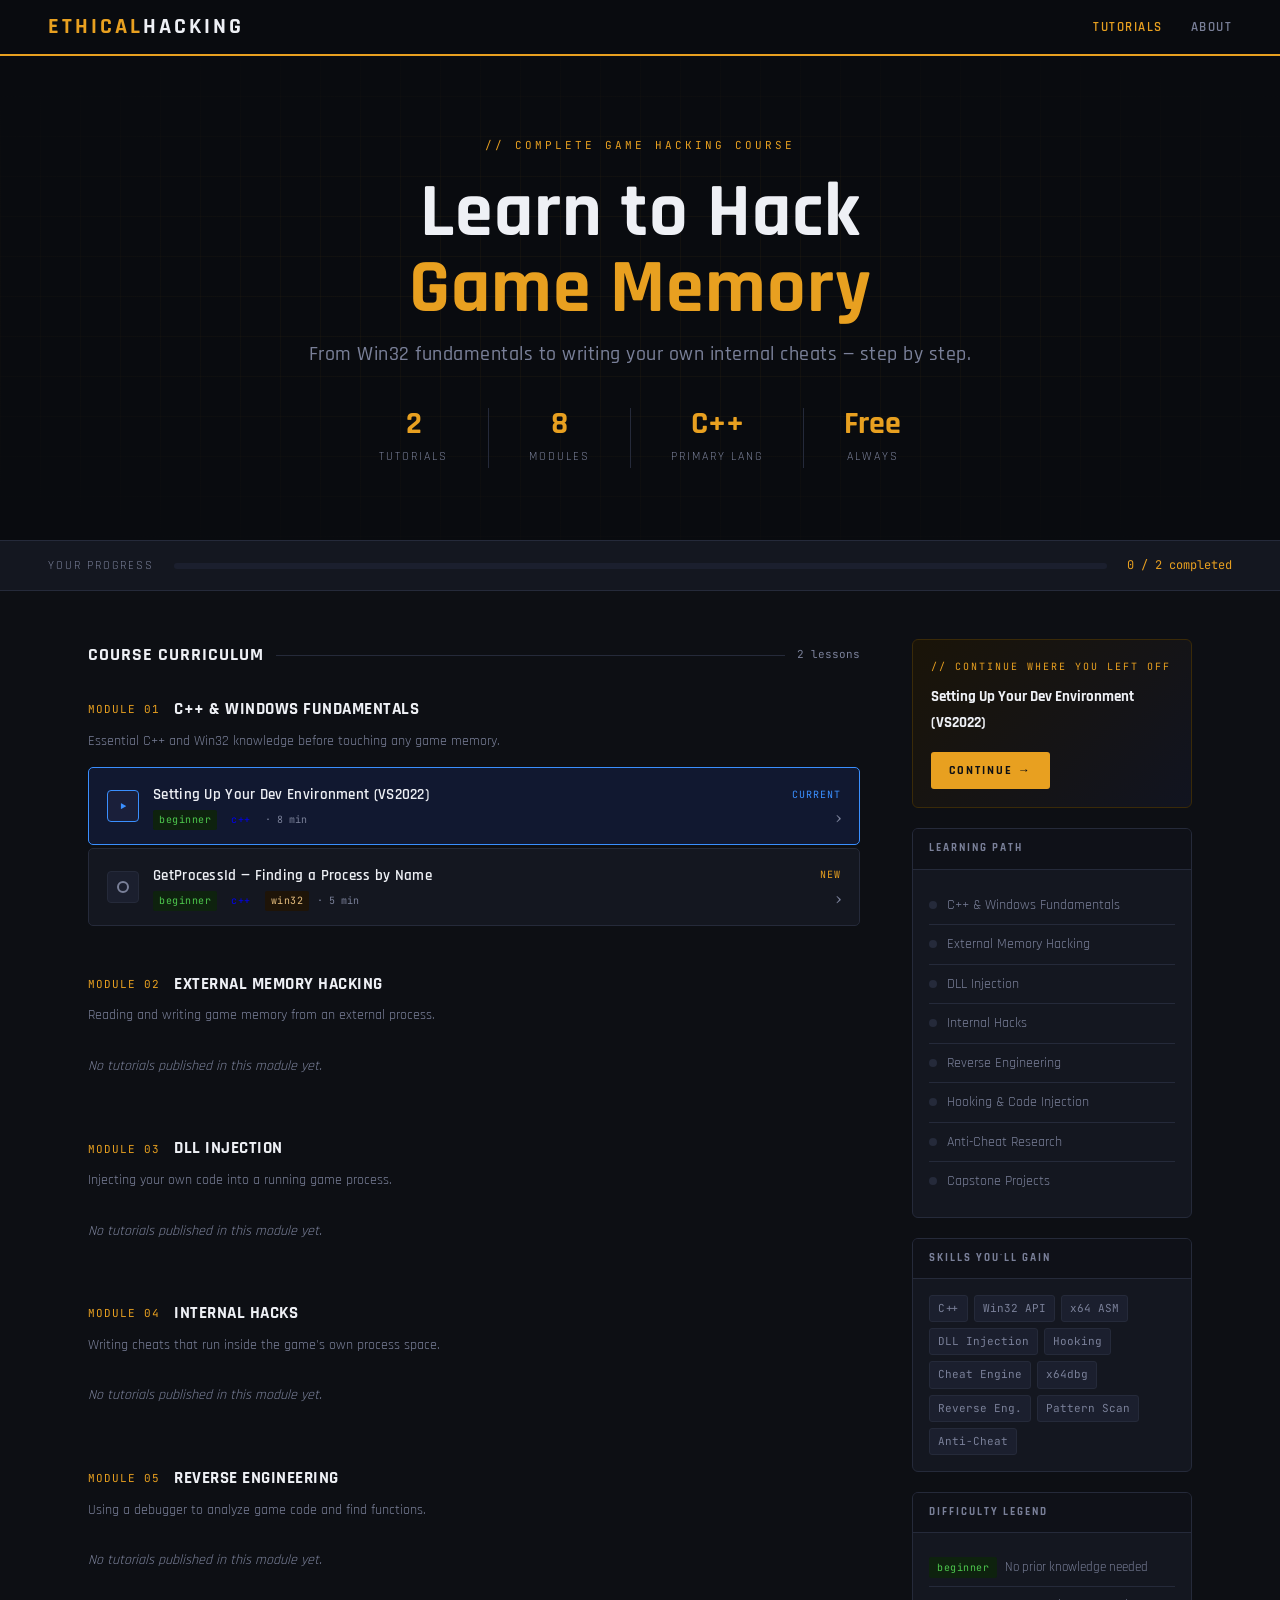
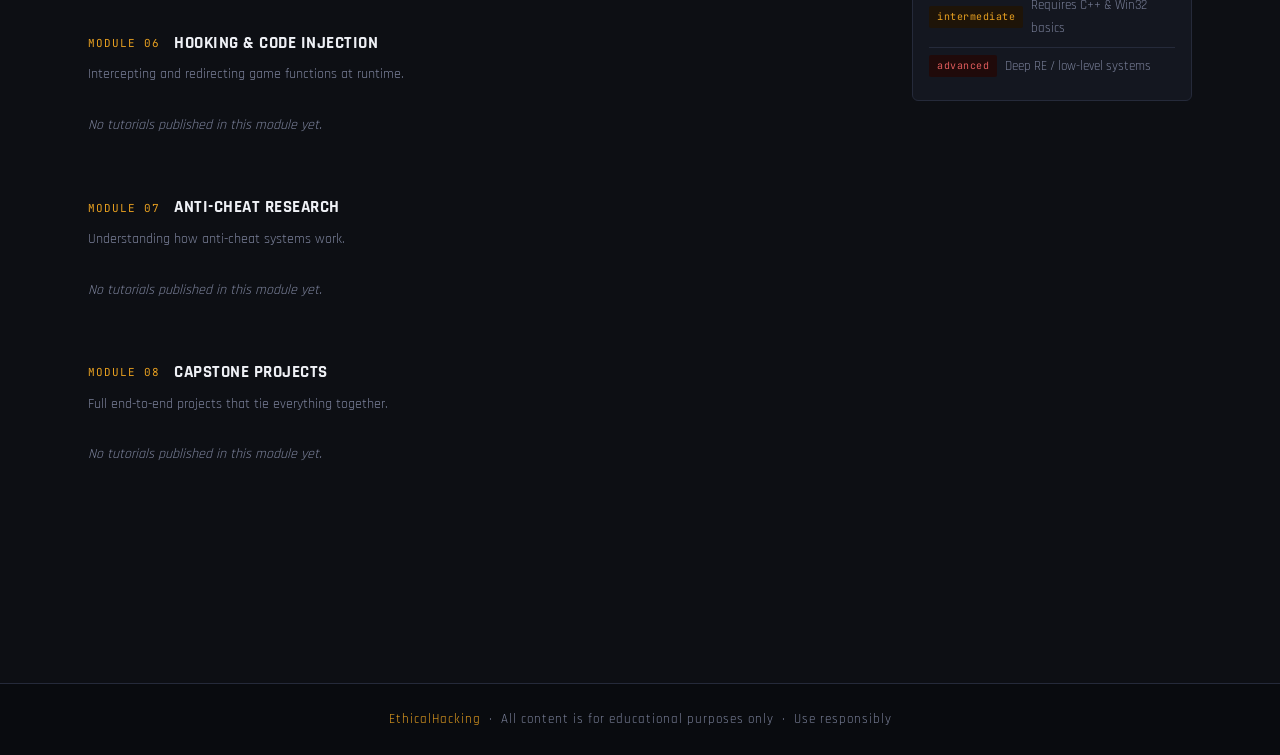
<file: index.html>
<!DOCTYPE html>
<html lang="en">
<head>
<meta charset="UTF-8">
<meta name="viewport" content="width=device-width, initial-scale=1.0">
<title>EthicalHacking — Game Hacking Course</title>
<link rel="stylesheet" href="css/main.css">
<style>
/* ── HERO ── */
.hero {
  position: relative;
  overflow: hidden;
  background: #090b0f;
  border-bottom: 1px solid var(--border);
  padding: 80px 48px 72px;
  text-align: center;
}
.hero::before {
  content:'';
  position:absolute;inset:0;
  background-image:
    linear-gradient(rgba(232,160,32,.04) 1px, transparent 1px),
    linear-gradient(90deg, rgba(232,160,32,.04) 1px, transparent 1px);
  background-size:40px 40px;
  pointer-events:none;
}
.hero::after {
  content:'';
  position:absolute;inset:0;
  background:radial-gradient(ellipse 70% 60% at 50% 50%, transparent 30%, #090b0f 100%);
  pointer-events:none;
}
.hero-inner { position:relative;z-index:1;max-width:780px;margin:0 auto; }
.hero-eyebrow {
  font-family:'JetBrains Mono',monospace;font-size:11px;
  letter-spacing:3px;text-transform:uppercase;color:var(--accent);
  margin-bottom:20px;
}
.hero-title {
  font-family:'Rajdhani',sans-serif;font-weight:900;
  font-size:clamp(40px,7vw,76px);line-height:1.0;
  color:var(--text-bright);letter-spacing:1px;margin-bottom:10px;
}
.hero-title .hl { color:var(--accent);display:block; }
.hero-sub {
  font-family:'Rajdhani',sans-serif;font-size:20px;font-weight:500;
  color:var(--text-dim);margin-bottom:36px;letter-spacing:.5px;
}
.hero-stats { display:flex;gap:40px;justify-content:center;flex-wrap:wrap; }
.stat { text-align:center; }
.stat-num { font-family:'Rajdhani',sans-serif;font-weight:900;font-size:32px;color:var(--accent);line-height:1;display:block; }
.stat-label { font-family:'Rajdhani',sans-serif;font-size:12px;letter-spacing:2px;text-transform:uppercase;color:var(--text-dim); }
.stat-div { width:1px;background:var(--border);align-self:stretch; }

/* ── PROGRESS BANNER ── */
.progress-banner {
  background:var(--surface);border-bottom:1px solid var(--border);
  padding:14px 48px;display:flex;align-items:center;gap:20px;
}
.progress-label { font-family:'Rajdhani',sans-serif;font-size:12px;letter-spacing:2px;text-transform:uppercase;color:var(--text-dim);white-space:nowrap; }
.progress-track { flex:1;height:6px;background:var(--surface2);border-radius:3px;overflow:hidden; }
.progress-fill  { height:100%;background:linear-gradient(90deg,var(--accent),#f0c060);border-radius:3px;transition:width 1s ease;width:0%; }
.progress-pct   { font-family:'JetBrains Mono',monospace;font-size:12px;color:var(--accent);white-space:nowrap; }

/* ── LAYOUT ── */
.main {
  max-width:1200px;margin:0 auto;padding:48px 48px 80px;
  display:grid;grid-template-columns:1fr 280px;gap:52px;align-items:start;
}

/* ── MODULE ── */
.module { margin-bottom:44px; }
.mod-header { display:flex;align-items:center;gap:14px;margin-bottom:4px; }
.mod-num { font-family:'JetBrains Mono',monospace;font-size:11px;color:var(--accent);letter-spacing:1px;white-space:nowrap; }
.mod-title { font-family:'Rajdhani',sans-serif;font-weight:700;font-size:17px;color:var(--text-bright);letter-spacing:.5px;text-transform:uppercase; }
.mod-desc { font-family:'Rajdhani',sans-serif;font-size:14px;color:var(--text-dim);margin-bottom:14px; }

/* ── TUTORIAL CARD ── */
.tutorial-list { display:flex;flex-direction:column;gap:3px; }
.t-card {
  background:var(--surface);border:1px solid var(--border);border-radius:5px;
  padding:14px 18px;display:grid;grid-template-columns:32px 1fr auto;
  gap:14px;align-items:center;text-decoration:none;
  transition:background .15s,border-color .15s,transform .1s;cursor:pointer;
}
.t-card:hover   { background:var(--surface2);border-color:var(--accent);transform:translateX(3px); }
.t-card.done    { opacity:.65; }
.t-card.active  { border-color:var(--accent2);background:#111830; }
.t-icon {
  width:32px;height:32px;border-radius:4px;background:var(--surface2);
  border:1px solid var(--border);display:flex;align-items:center;
  justify-content:center;font-size:14px;flex-shrink:0;
}
/* State-specific icons */
.t-icon-done    { background:#1a3a1a;border-color:#2a5a2a;color:var(--green);font-size:15px;font-weight:700; }
.t-icon-current { background:#1a1f3a;border-color:var(--accent2);color:var(--accent2);font-size:11px; }
.t-icon-new     { position:relative; }
.t-icon-new::after {
  content:'';position:absolute;width:8px;height:8px;border-radius:50%;
  border:2px solid var(--text-dim);
}
.t-title {
  font-family:'Rajdhani',sans-serif;font-weight:600;font-size:15px;
  color:var(--text-bright);letter-spacing:.3px;
  white-space:nowrap;overflow:hidden;text-overflow:ellipsis;margin-bottom:2px;
}
.t-card:hover .t-title { color:var(--accent); }
.t-meta { display:flex;gap:8px;align-items:center;flex-wrap:wrap; }
.t-tag { font-family:'JetBrains Mono',monospace;font-size:10px;letter-spacing:.5px;padding:1px 6px;border-radius:2px; }
.tag-beginner     { background:#0e220e;color:var(--green); }
.tag-intermediate { background:#1e1408;color:var(--accent); }
.tag-advanced     { background:#200a0a;color:var(--red); }
.tag-cpp   { background:#0e1830;color:var(--accent2); }
.tag-win32 { background:#1e1408;color:#e8c080; }
.tag-asm   { background:#1a0e2a;color:var(--purple); }
.t-dur { font-family:'JetBrains Mono',monospace;font-size:10px;color:var(--text-dim); }
.t-right { display:flex;flex-direction:column;align-items:flex-end;gap:5px; }
.t-status { font-family:'JetBrains Mono',monospace;font-size:10px;letter-spacing:1px;text-transform:uppercase; }
.s-done   { color:var(--green); }
.s-new    { color:var(--accent); }
.s-current{ color:var(--accent2); }
.t-chev   { font-size:18px;color:var(--text-dim);transition:color .15s;line-height:1; }
.t-card:hover .t-chev { color:var(--accent); }
.empty-module {
  font-family:'Rajdhani',sans-serif;font-size:14px;color:var(--text-dim);
  padding:12px 0;font-style:italic;
}

/* ── SIDEBAR ── */
.sidebar { position:sticky;top:76px; }
.path-item {
  display:flex;align-items:center;gap:10px;padding:7px 0;
  border-bottom:1px solid var(--border);
  font-family:'Rajdhani',sans-serif;font-size:14px;color:var(--text-dim);
}
.path-item:last-child { border-bottom:none; }
.path-item.done    { color:var(--green); }
.path-item.current { color:var(--accent);font-weight:600; }
.path-dot { width:8px;height:8px;border-radius:50%;background:var(--border);flex-shrink:0; }
.path-item.done .path-dot    { background:var(--green); }
.path-item.current .path-dot { background:var(--accent);box-shadow:0 0 6px var(--accent); }
.skill-grid { display:flex;flex-wrap:wrap;gap:6px; }
.skill-pill {
  font-family:'JetBrains Mono',monospace;font-size:11px;
  padding:3px 8px;border-radius:3px;border:1px solid var(--border);
  color:var(--text-dim);background:var(--surface2);
}

/* ── ANIMATIONS ── */
@keyframes fadeUp {
  from { opacity:0;transform:translateY(16px); }
  to   { opacity:1;transform:translateY(0); }
}
.hero-inner { animation:fadeUp .6s ease both; }
.module     { animation:fadeUp .5s ease both; }

@media (max-width:860px) {
  .main { grid-template-columns:1fr;padding:32px 20px; }
  .hero { padding:56px 20px 48px; }
  .progress-banner { padding:12px 20px; }
  .stat-div { display:none; }
  .hero-stats { gap:24px; }
}
</style>
</head>
<body>

<div class="topbar">
  <a class="logo" href="index.html" id="siteTitle">Ethical<span>Hacking</span></a>
  <nav class="nav">
    <a href="index.html" class="active">Tutorials</a>
    <a href="about.html">About</a>
  </nav>
</div>

<div class="hero">
  <div class="hero-inner">
    <div class="hero-eyebrow">// Complete Game Hacking Course</div>
    <h1 class="hero-title" id="heroTitle">Learn to Hack<span class="hl">Game Memory</span></h1>
    <p class="hero-sub" id="heroSub">Loading…</p>
    <div class="hero-stats">
      <div class="stat"><span class="stat-num" id="statArticles">–</span><span class="stat-label">Tutorials</span></div>
      <div class="stat-div"></div>
      <div class="stat"><span class="stat-num" id="statModules">–</span><span class="stat-label">Modules</span></div>
      <div class="stat-div"></div>
      <div class="stat"><span class="stat-num">C++</span><span class="stat-label">Primary Lang</span></div>
      <div class="stat-div"></div>
      <div class="stat"><span class="stat-num">Free</span><span class="stat-label">Always</span></div>
    </div>
  </div>
</div>

<div class="progress-banner">
  <span class="progress-label">Your Progress</span>
  <div class="progress-track"><div class="progress-fill" id="progressFill"></div></div>
  <span class="progress-pct" id="progressPct">0 / 0 completed</span>
</div>

<div class="main">
  <div id="courseContent"></div>

  <aside class="sidebar">
    <div class="card" style="margin-bottom:20px;">
      <div class="card-header">Learning Path</div>
      <div class="card-body" id="sidebarPath"></div>
    </div>
    <div class="card" style="margin-bottom:20px;">
      <div class="card-header">Skills You'll Gain</div>
      <div class="card-body">
        <div class="skill-grid">
          <span class="skill-pill">C++</span><span class="skill-pill">Win32 API</span>
          <span class="skill-pill">x64 ASM</span><span class="skill-pill">DLL Injection</span>
          <span class="skill-pill">Hooking</span><span class="skill-pill">Cheat Engine</span>
          <span class="skill-pill">x64dbg</span><span class="skill-pill">Reverse Eng.</span>
          <span class="skill-pill">Pattern Scan</span><span class="skill-pill">Anti-Cheat</span>
        </div>
      </div>
    </div>
    <div class="card">
      <div class="card-header">Difficulty Legend</div>
      <div class="card-body">
        <div class="path-item" style="gap:8px;"><span class="t-tag tag-beginner" style="padding:2px 8px;">beginner</span><span style="font-family:'Rajdhani',sans-serif;font-size:13px;">No prior knowledge needed</span></div>
        <div class="path-item" style="gap:8px;"><span class="t-tag tag-intermediate" style="padding:2px 8px;">intermediate</span><span style="font-family:'Rajdhani',sans-serif;font-size:13px;">Requires C++ & Win32 basics</span></div>
        <div class="path-item" style="gap:8px;border:none;"><span class="t-tag tag-advanced" style="padding:2px 8px;">advanced</span><span style="font-family:'Rajdhani',sans-serif;font-size:13px;">Deep RE / low-level systems</span></div>
      </div>
    </div>
  </aside>
</div>

<footer><span id="footerTitle">EthicalHacking</span> &nbsp;·&nbsp; All content is for educational purposes only &nbsp;·&nbsp; Use responsibly</footer>

<script src="js/store.js"></script>
<script>
(function() {
  const settings = EH.getSettings();
  const modules  = EH.getModules();
  const allArts  = EH.getArticles({ published: true });
  const progress = EH.getProgress();

  // Find first incomplete article (the "current" one)
  const firstIncomplete = allArts.find(a => !progress[a.id]);
  const currentArtId    = firstIncomplete ? firstIncomplete.id : (allArts.length ? allArts[allArts.length-1].id : null);

  // Apply settings
  document.title = settings.siteTitle + ' — Game Hacking Course';
  document.getElementById('heroSub').textContent = settings.heroText;
  document.getElementById('statArticles').textContent = allArts.length;
  document.getElementById('statModules').textContent  = modules.length;
  document.getElementById('footerTitle').textContent  = settings.siteTitle;

  // Progress bar
  const done  = allArts.filter(a => progress[a.id]).length;
  const total = allArts.length;
  const pct   = total ? Math.round(done / total * 100) : 0;
  document.getElementById('progressPct').textContent = `${done} / ${total} completed`;
  setTimeout(() => { document.getElementById('progressFill').style.width = pct + '%'; }, 400);

  // Sidebar path
  const pathEl = document.getElementById('sidebarPath');
  modules.forEach(mod => {
    const mArts   = allArts.filter(a => a.moduleId === mod.id);
    const allDone = mArts.length > 0 && mArts.every(a => progress[a.id]);
    const anyDone = mArts.some(a => progress[a.id]);
    const isCur   = !allDone && anyDone;
    const div = document.createElement('div');
    div.className = 'path-item' + (allDone ? ' done' : isCur ? ' current' : '');
    div.innerHTML = `<span class="path-dot"></span>${mod.title}`;
    pathEl.appendChild(div);
  });

  // Continue button in sidebar
  if (currentArtId) {
    const curArt = allArts.find(a => a.id === currentArtId);
    if (curArt) {
      const sidebarEl = document.querySelector('.sidebar');
      const continueCard = document.createElement('div');
      continueCard.style.cssText = 'background:linear-gradient(135deg,#1a1408 0%,#111420 100%);border:1px solid #3a2a08;border-radius:6px;padding:18px;margin-bottom:20px;';
      continueCard.innerHTML = `
        <div style="font-family:'JetBrains Mono',monospace;font-size:10px;letter-spacing:2px;text-transform:uppercase;color:var(--accent);margin-bottom:8px;">// Continue Where You Left Off</div>
        <div style="font-family:'Rajdhani',sans-serif;font-weight:700;font-size:15px;color:var(--text-bright);margin-bottom:6px;">${curArt.title}</div>
        <a class="btn btn-accent" href="article.html?id=${curArt.id}" style="display:inline-block;margin-top:10px;">Continue →</a>`;
      sidebarEl.insertBefore(continueCard, sidebarEl.firstChild);
    }
  }

  // Course content
  const content = document.getElementById('courseContent');

  // Section header
  const sh = document.createElement('div');
  sh.className = 'section-header';
  sh.innerHTML = `<span class="section-title">Course Curriculum</span><div class="section-line"></div><span class="section-count">${total} lessons</span>`;
  content.appendChild(sh);

  modules.forEach((mod, mi) => {
    const mArts = allArts.filter(a => a.moduleId === mod.id);
    const modEl = document.createElement('div');
    modEl.className = 'module';
    modEl.style.animationDelay = (mi * 0.06) + 's';

    let cardsHtml = '';
    if (mArts.length === 0) {
      cardsHtml = `<div class="empty-module">No tutorials published in this module yet.</div>`;
    } else {
      mArts.forEach(art => {
        const isDone    = !!progress[art.id];
        const isCurrent = art.id === currentArtId;
        const tagHtml   = [art.difficulty, ...art.tags]
          .map(t => `<span class="t-tag tag-${t}">${t}</span>`).join('');

        let iconHtml, statusHtml, extraClass = '';
        if (isDone) {
          iconHtml   = `<div class="t-icon t-icon-done">✓</div>`;
          statusHtml = `<span class="t-status s-done">Done</span>`;
          extraClass = 'done';
        } else if (isCurrent) {
          iconHtml   = `<div class="t-icon t-icon-current">▶</div>`;
          statusHtml = `<span class="t-status s-current">Current</span>`;
          extraClass = 'active';
        } else {
          iconHtml   = `<div class="t-icon t-icon-new"></div>`;
          statusHtml = `<span class="t-status s-new">New</span>`;
        }

        cardsHtml += `
          <a class="t-card ${extraClass}" href="article.html?id=${art.id}">
            ${iconHtml}
            <div>
              <div class="t-title">${art.title}</div>
              <div class="t-meta">${tagHtml}<span class="t-dur">· ${art.duration} min</span></div>
            </div>
            <div class="t-right">
              ${statusHtml}
              <span class="t-chev">›</span>
            </div>
          </a>`;
      });
    }

    modEl.innerHTML = `
      <div class="mod-header">
        <span class="mod-num">MODULE ${String(mod.order).padStart(2,'0')}</span>
        <span class="mod-title">${mod.title}</span>
      </div>
      <p class="mod-desc">${mod.description}</p>
      <div class="tutorial-list">${cardsHtml}</div>`;
    content.appendChild(modEl);
  });
})();
</script>
</body>
</html>
</file>
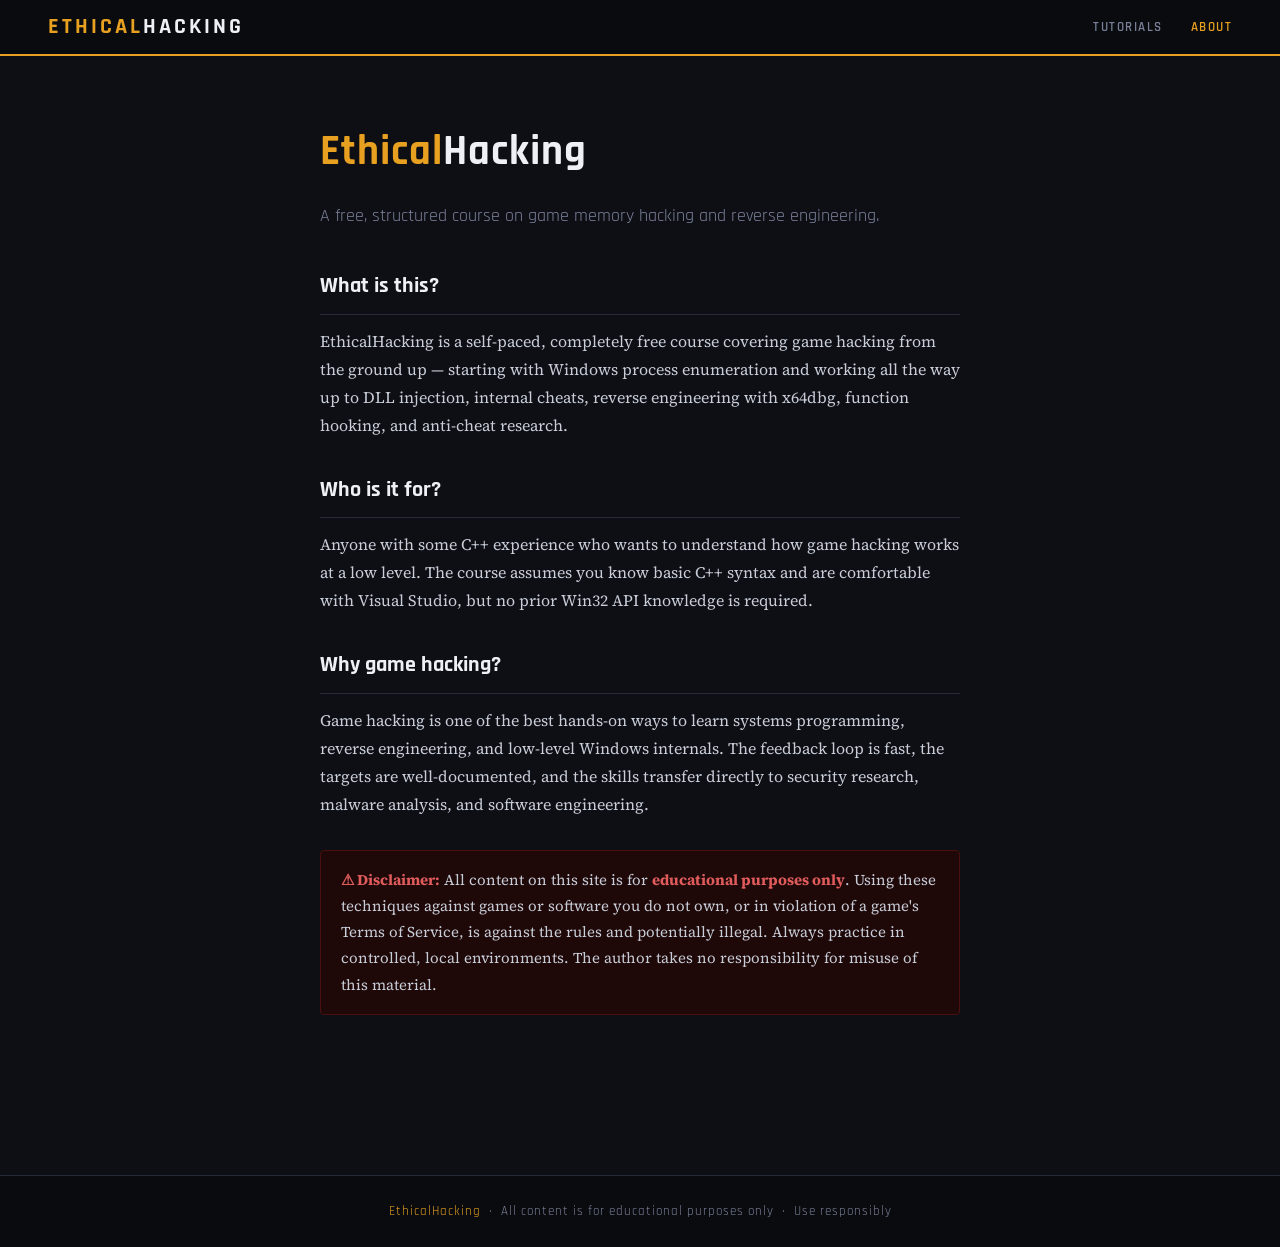
<file: about.html>
<!DOCTYPE html>
<html lang="en">
<head>
<meta charset="UTF-8">
<meta name="viewport" content="width=device-width, initial-scale=1.0">
<title>About — EthicalHacking</title>
<link rel="stylesheet" href="css/main.css">
<style>
.about-wrap { max-width:720px;margin:60px auto;padding:0 40px 80px; }
.about-title { font-family:'Rajdhani',sans-serif;font-weight:900;font-size:42px;color:var(--text-bright);letter-spacing:1px;margin-bottom:10px; }
.about-title span { color:var(--accent); }
.about-sub { font-family:'Rajdhani',sans-serif;font-size:18px;color:var(--text-dim);margin-bottom:36px; }
.about-body h2 { font-family:'Rajdhani',sans-serif;font-weight:700;font-size:22px;color:var(--text-bright);margin:32px 0 12px;border-bottom:1px solid var(--border);padding-bottom:8px; }
.about-body p  { margin-bottom:16px; }
.about-body a  { color:var(--accent2); }
.disclaimer { background:#1e0808;border:1px solid #4a1010;border-radius:4px;padding:16px 20px;margin-top:32px;font-size:15px; }
.disclaimer strong { color:var(--red); }
@media (max-width:600px) { .about-wrap { padding:0 20px 60px; } }
</style>
</head>
<body>
<div class="topbar">
  <a class="logo" href="index.html">Ethical<span>Hacking</span></a>
  <nav class="nav">
    <a href="index.html">Tutorials</a>
    <a href="about.html" class="active">About</a>
  </nav>
</div>

<div class="about-wrap">
  <div class="about-title"><span>Ethical</span>Hacking</div>
  <div class="about-sub">A free, structured course on game memory hacking and reverse engineering.</div>
  <div class="about-body">
    <h2>What is this?</h2>
    <p>EthicalHacking is a self-paced, completely free course covering game hacking from the ground up — starting with Windows process enumeration and working all the way up to DLL injection, internal cheats, reverse engineering with x64dbg, function hooking, and anti-cheat research.</p>
    <h2>Who is it for?</h2>
    <p>Anyone with some C++ experience who wants to understand how game hacking works at a low level. The course assumes you know basic C++ syntax and are comfortable with Visual Studio, but no prior Win32 API knowledge is required.</p>
    <h2>Why game hacking?</h2>
    <p>Game hacking is one of the best hands-on ways to learn systems programming, reverse engineering, and low-level Windows internals. The feedback loop is fast, the targets are well-documented, and the skills transfer directly to security research, malware analysis, and software engineering.</p>
    <div class="disclaimer">
      <strong>⚠ Disclaimer:</strong> All content on this site is for <strong>educational purposes only</strong>. Using these techniques against games or software you do not own, or in violation of a game's Terms of Service, is against the rules and potentially illegal. Always practice in controlled, local environments. The author takes no responsibility for misuse of this material.
    </div>
  </div>
</div>

<footer><span>EthicalHacking</span> &nbsp;·&nbsp; All content is for educational purposes only &nbsp;·&nbsp; Use responsibly</footer>
</body>
</html>
</file>
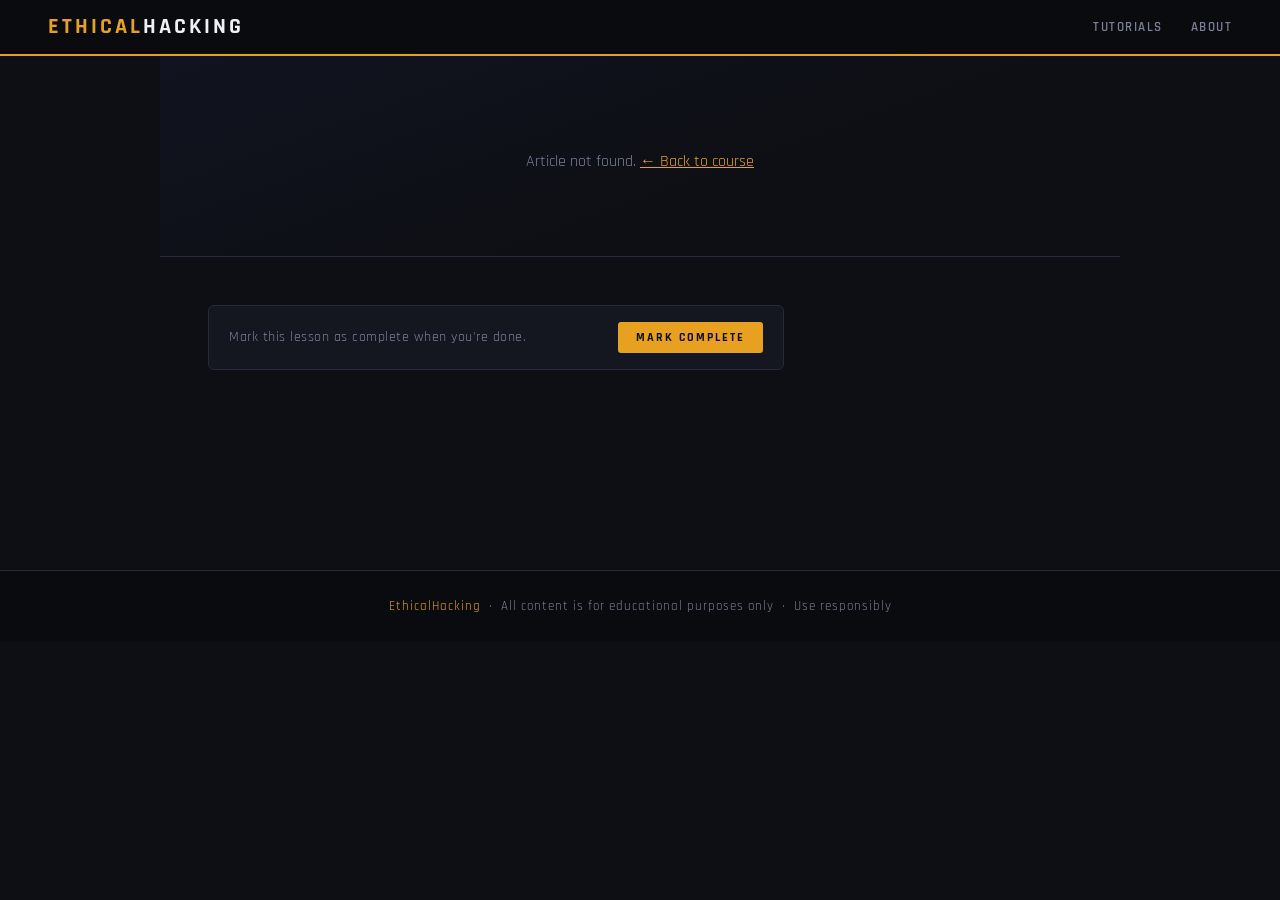
<file: article.html>
<!DOCTYPE html>
<html lang="en">
<head>
<meta charset="UTF-8">
<meta name="viewport" content="width=device-width, initial-scale=1.0">
<title>Article — EthicalHacking</title>
<link rel="stylesheet" href="css/main.css">
<style>
.hero {
  background: linear-gradient(160deg,#111420 0%,#0d0f14 60%);
  border-bottom:1px solid var(--border);
  padding:52px 48px 40px;
  max-width:960px;margin:0 auto;
}
.breadcrumb {
  font-family:'Rajdhani',sans-serif;font-size:12px;letter-spacing:1.5px;
  text-transform:uppercase;color:var(--text-dim);margin-bottom:18px;
}
.breadcrumb a { color:var(--text-dim);text-decoration:none; }
.breadcrumb a:hover { color:var(--accent); }
.breadcrumb span { color:var(--accent); }
.article-title {
  font-family:'Rajdhani',sans-serif;font-weight:700;
  font-size:clamp(28px,5vw,52px);color:var(--text-bright);
  letter-spacing:1px;line-height:1.1;margin-bottom:14px;
}
.article-title .hl { color:var(--accent); }
.art-meta { display:flex;gap:16px;align-items:center;flex-wrap:wrap;margin-top:18px; }
.art-meta-txt { font-family:'Rajdhani',sans-serif;font-size:13px;color:var(--text-dim);letter-spacing:.5px; }

/* Layout */
.layout {
  max-width:960px;margin:0 auto;
  padding:48px 48px 80px;
  display:grid;grid-template-columns:1fr 240px;gap:48px;align-items:start;
}

/* Article body */
.article h1,
.article h2 {
  font-family:'Rajdhani',sans-serif;font-weight:700;font-size:24px;
  color:var(--text-bright);letter-spacing:.5px;
  margin:36px 0 12px;padding-bottom:8px;border-bottom:1px solid var(--border);
  display:flex;align-items:center;gap:10px;
}
.article h2::before {
  content:'';display:inline-block;width:4px;height:20px;
  background:var(--accent);border-radius:2px;flex-shrink:0;
}
.article h3 { font-family:'Rajdhani',sans-serif;font-weight:600;font-size:18px;color:var(--accent);margin:24px 0 8px; }
.article p  { margin-bottom:16px; }
.article a  { color:var(--accent2);text-decoration:underline;text-underline-offset:3px; }
.article a:hover { color:var(--accent); }
.article code {
  font-family:'JetBrains Mono',monospace;font-size:13px;
  background:var(--surface2);color:#c6d3f7;
  padding:2px 6px;border-radius:3px;border:1px solid var(--border);
}
.article pre {
  background:var(--code-bg);border:1px solid var(--border);
  border-top:2px solid var(--accent);border-radius:6px;
  padding:18px 20px;overflow-x:auto;margin:20px 0;
}
.article pre code {
  background:none;border:none;padding:0;
  font-size:13.5px;line-height:1.7;color:var(--text);
}
.article ul,
.article ol  { padding-left:24px;margin-bottom:16px; }
.article li  { margin-bottom:6px; }
.article strong { color:var(--text-bright); }
.article em     { color:var(--text-dim);font-style:italic; }
.article blockquote {
  border-left:3px solid var(--accent);padding:10px 18px;
  margin:20px 0;background:var(--surface);border-radius:0 4px 4px 0;
  color:var(--text-dim);font-style:italic;
}

/* ── Rich content: codeblocks, callouts, steps, tables ── */
.article .codeblock {
  background:var(--code-bg);border:1px solid var(--border);
  border-top:2px solid var(--accent);border-radius:6px;margin:24px 0;overflow:hidden;
}
.article .codeblock-header {
  background:#0f1118;padding:8px 16px;display:flex;align-items:center;
  justify-content:space-between;border-bottom:1px solid var(--border);
}
.article .codeblock-lang { font-family:'Rajdhani',sans-serif;font-size:11px;font-weight:700;letter-spacing:2px;text-transform:uppercase;color:var(--accent); }
.article .codeblock-dots { display:flex;gap:6px; }
.article .codeblock-dots span { width:10px;height:10px;border-radius:50%; }
.article .codeblock-dots span:nth-child(1){background:#e05c5c;}
.article .codeblock-dots span:nth-child(2){background:var(--accent);}
.article .codeblock-dots span:nth-child(3){background:#4ec94e;}
.article .codeblock pre { padding:18px 20px;overflow-x:auto;font-family:'JetBrains Mono',monospace;font-size:13.5px;line-height:1.7; }
.article .kw{color:#c792ea;}.article .ty{color:#82aaff;}.article .fn{color:#82cfff;}
.article .str{color:#c3e88d;}.article .cm{color:#546e7a;font-style:italic;}
.article .cn{color:var(--accent);}.article .num{color:#f78c6c;}.article .op{color:#89ddff;}.article .va{color:var(--text-bright);}
.article .callout { padding:16px 20px;border-radius:4px;margin:24px 0;display:flex;gap:14px;align-items:flex-start; }
.article .callout-icon { font-size:18px;flex-shrink:0;margin-top:1px; }
.article .callout-body { flex:1; }
.article .callout-title { font-family:'Rajdhani',sans-serif;font-weight:700;font-size:14px;letter-spacing:1px;text-transform:uppercase;margin-bottom:4px; }
.article .callout-text { font-size:15px;line-height:1.6; }
.article .callout.note{background:#101a30;border-left:3px solid var(--accent2);}
.article .callout.note .callout-title{color:var(--accent2);}
.article .callout.warn{background:#1e1408;border-left:3px solid var(--accent);}
.article .callout.warn .callout-title{color:var(--accent);}
.article .callout.tip{background:#0e1e0e;border-left:3px solid #4ec94e;}
.article .callout.tip .callout-title{color:#4ec94e;}
.article .steps{counter-reset:step;list-style:none;margin:20px 0;}
.article .steps li{counter-increment:step;display:flex;gap:14px;margin-bottom:16px;align-items:flex-start;}
.article .steps li::before{content:counter(step);font-family:'Rajdhani',sans-serif;font-weight:700;font-size:13px;color:#0d0f14;background:var(--accent);width:24px;height:24px;border-radius:50%;display:flex;align-items:center;justify-content:center;flex-shrink:0;margin-top:2px;}
.article .gh-table{width:100%;border-collapse:collapse;margin:24px 0;font-size:15px;}
.article .gh-table th{font-family:'Rajdhani',sans-serif;font-size:12px;font-weight:700;letter-spacing:1.5px;text-transform:uppercase;color:var(--accent);background:#0f1118;padding:10px 14px;border-bottom:2px solid var(--accent);text-align:left;}
.article .gh-table td{padding:9px 14px;border-bottom:1px solid var(--border);}
.article .gh-table tr:hover td{background:var(--surface);}

/* Complete button */
.complete-bar {
  display:flex;align-items:center;justify-content:space-between;
  gap:16px;padding:16px 20px;
  background:var(--surface);border:1px solid var(--border);border-radius:6px;
  margin-bottom:24px;flex-wrap:wrap;
}
.complete-bar p {
  font-family:'Rajdhani',sans-serif;font-size:14px;color:var(--text-dim);
  margin:0;letter-spacing:.5px;
}
.complete-bar.is-done {
  background:#0e1e0e;border-color:#2a5a2a;
}
.complete-bar.is-done p { color:var(--green); }

/* Nav arrows */
.article-nav {
  display:flex;justify-content:space-between;gap:16px;margin-top:40px;flex-wrap:wrap;
}
.nav-btn {
  background:var(--surface);border:1px solid var(--border);border-radius:5px;
  padding:12px 18px;text-decoration:none;flex:1;min-width:140px;
  transition:border-color .15s,background .15s;
}
.nav-btn:hover { border-color:var(--accent);background:var(--surface2); }
.nav-btn-label { font-family:'JetBrains Mono',monospace;font-size:10px;letter-spacing:2px;text-transform:uppercase;color:var(--text-dim);display:block;margin-bottom:4px; }
.nav-btn-title { font-family:'Rajdhani',sans-serif;font-size:15px;font-weight:600;color:var(--text-bright); }
.nav-btn.next   { text-align:right; }

/* Sidebar */
.sidebar { position:sticky;top:76px; }
.toc-link {
  display:block;font-family:'Rajdhani',sans-serif;font-size:14px;font-weight:500;
  color:var(--text-dim);text-decoration:none;padding:6px 0;
  border-bottom:1px solid var(--border);transition:color .2s,padding-left .2s;
}
.toc-link:last-child { border-bottom:none; }
.toc-link:hover { color:var(--accent);padding-left:6px; }
.req-item {
  font-family:'JetBrains Mono',monospace;font-size:12px;color:var(--accent2);
  background:var(--surface2);padding:5px 10px;border-radius:3px;
  margin-bottom:6px;display:block;border:1px solid var(--border);
}

@media (max-width:768px) {
  .hero,.layout { padding:32px 20px; }
  .layout { grid-template-columns:1fr; }
  .sidebar { position:static; }
}
</style>
</head>
<body>

<div class="topbar">
  <a class="logo" href="index.html" id="siteLogoLink">Ethical<span>Hacking</span></a>
  <nav class="nav">
    <a href="index.html">Tutorials</a>
    <a href="about.html">About</a>
  </nav>
</div>

<div id="heroSection" class="hero"></div>

<div class="layout">
  <article>
    <div class="complete-bar" id="completeBar">
      <p id="completeMsg">Mark this lesson as complete when you're done.</p>
      <button class="btn btn-accent" id="completeBtn" onclick="toggleComplete()">Mark Complete</button>
    </div>
    <div class="article" id="articleBody"></div>
    <div class="article-nav" id="articleNav"></div>
  </article>
  <aside class="sidebar" id="sidebarEl"></aside>
</div>

<footer><span id="footerBrand">EthicalHacking</span> &nbsp;·&nbsp; All content is for educational purposes only &nbsp;·&nbsp; Use responsibly</footer>
<div id="toast"></div>

<script src="js/store.js"></script>
<script>
(function(){
  const params = new URLSearchParams(location.search);
  const id     = params.get('id');
  const art    = id ? EH.getArticleById(id) : null;
  const settings = EH.getSettings();

  document.getElementById('footerBrand').textContent = settings.siteTitle;

  if (!art) {
    document.getElementById('heroSection').innerHTML = '<div style="padding:40px;text-align:center;font-family:Rajdhani,sans-serif;color:var(--text-dim);">Article not found. <a href="index.html" style="color:var(--accent);">← Back to course</a></div>';
    document.getElementById('articleBody').innerHTML = '';
    return;
  }

  document.title = art.title + ' — ' + settings.siteTitle;

  // Hero
  const tagHtml = [art.difficulty, ...art.tags].map(t =>
    `<span class="badge badge-${t}">${t}</span>`).join('');
  document.getElementById('heroSection').innerHTML = `
    <div class="breadcrumb">
      <a href="index.html">Tutorials</a> &rsaquo;
      <span>${art.title}</span>
    </div>
    <h1 class="article-title">${art.title}</h1>
    <div class="art-meta">
      ${tagHtml}
      <span class="art-meta-txt">${art.duration} min read</span>
    </div>`;

  // Body
  document.getElementById('articleBody').innerHTML = art.content;

  // Complete state
  function renderComplete() {
    const done = EH.isComplete(art.id);
    const bar  = document.getElementById('completeBar');
    const btn  = document.getElementById('completeBtn');
    const msg  = document.getElementById('completeMsg');
    if (done) {
      bar.classList.add('is-done');
      msg.textContent = '✓ You\'ve completed this lesson!';
      btn.textContent = 'Mark Incomplete';
      btn.className   = 'btn btn-ghost';
    } else {
      bar.classList.remove('is-done');
      msg.textContent = 'Mark this lesson as complete when you\'re done.';
      btn.textContent = 'Mark Complete';
      btn.className   = 'btn btn-accent';
    }
  }
  renderComplete();

  window.toggleComplete = function() {
    const prog = EH.getProgress();
    if (EH.isComplete(art.id)) {
      delete prog[art.id];
      localStorage.setItem('eh_progress', JSON.stringify(prog));
      showToast('Marked as incomplete.');
    } else {
      EH.markComplete(art.id);
      showToast('Lesson complete! ✓');
    }
    renderComplete();
  };

  // Prev / Next
  const allArts = EH.getArticles({ published: true });
  const idx = allArts.findIndex(a => a.id === art.id);
  const prev = idx > 0 ? allArts[idx - 1] : null;
  const next = idx < allArts.length - 1 ? allArts[idx + 1] : null;
  let navHtml = '';
  if (prev) navHtml += `<a class="nav-btn prev" href="article.html?id=${prev.id}"><span class="nav-btn-label">← Previous</span><span class="nav-btn-title">${prev.title}</span></a>`;
  if (next) navHtml += `<a class="nav-btn next" href="article.html?id=${next.id}"><span class="nav-btn-label">Next →</span><span class="nav-btn-title">${next.title}</span></a>`;
  document.getElementById('articleNav').innerHTML = navHtml;

  // Sidebar TOC
  const headings = document.querySelectorAll('.article h2, .article h3');
  let tocHtml = '';
  headings.forEach((h, i) => {
    h.id = 'h-' + i;
    tocHtml += `<a class="toc-link" href="#h-${i}">${h.textContent}</a>`;
  });
  document.getElementById('sidebarEl').innerHTML = `
    <div class="card" style="margin-bottom:16px;">
      <div class="card-header">In This Article</div>
      <div class="card-body">${tocHtml || '<span style="font-family:Rajdhani,sans-serif;font-size:13px;color:var(--text-dim);">No headings found.</span>'}</div>
    </div>
    <div class="card">
      <div class="card-header">Required Headers</div>
      <div class="card-body">
        <span class="req-item">#include &lt;windows.h&gt;</span>
        <span class="req-item">#include &lt;tlhelp32.h&gt;</span>
        <span class="req-item">MSVC / MinGW / Clang-cl</span>
        <span class="req-item">Windows 7+</span>
      </div>
    </div>`;
})();
</script>
</body>
</html>
</file>
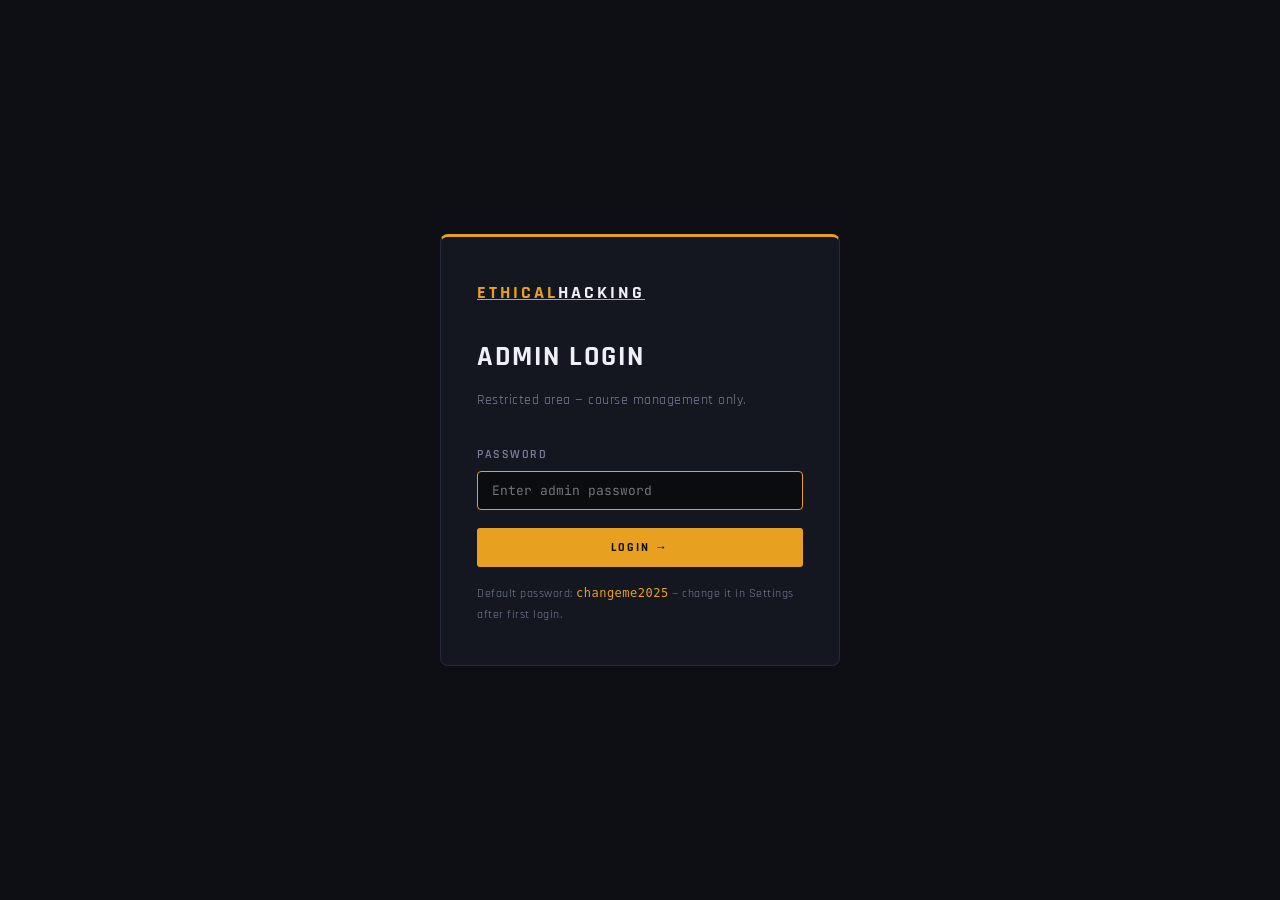
<file: admin/articles.html>
<!DOCTYPE html>
<html lang="en">
<head>
<meta charset="UTF-8">
<meta name="viewport" content="width=device-width, initial-scale=1.0">
<title>Articles — Admin</title>
<link rel="stylesheet" href="../css/main.css">
<style>
.admin-layout { display:grid;grid-template-columns:220px 1fr;min-height:calc(100vh - var(--topbar-h)); }
.admin-nav { background:#090b0f;border-right:1px solid var(--border);padding:24px 0;position:sticky;top:var(--topbar-h);height:calc(100vh - var(--topbar-h));overflow-y:auto; }
.admin-nav-section { font-family:'JetBrains Mono',monospace;font-size:10px;letter-spacing:2px;text-transform:uppercase;color:var(--text-dim);padding:0 20px;margin:20px 0 8px; }
.admin-nav-link { display:flex;align-items:center;gap:10px;padding:10px 20px;font-family:'Rajdhani',sans-serif;font-weight:600;font-size:14px;color:var(--text-dim);text-decoration:none;letter-spacing:.5px;transition:background .15s,color .15s;border-left:2px solid transparent; }
.admin-nav-link:hover  { background:var(--surface);color:var(--text-bright);border-left-color:var(--border); }
.admin-nav-link.active { background:var(--surface);color:var(--accent);border-left-color:var(--accent); }
.admin-nav-link .icon  { font-size:16px;width:20px;text-align:center;flex-shrink:0; }
.admin-main { padding:36px 40px;overflow-y:auto; }
.page-title { font-family:'Rajdhani',sans-serif;font-weight:900;font-size:26px;color:var(--text-bright);letter-spacing:1px;text-transform:uppercase;margin-bottom:6px; }
.page-sub   { font-family:'Rajdhani',sans-serif;font-size:14px;color:var(--text-dim);margin-bottom:28px; }

.filter-bar { display:flex;gap:10px;margin-bottom:20px;flex-wrap:wrap;align-items:center; }
.filter-bar select, .filter-bar input { max-width:220px; }

.art-table { width:100%;border-collapse:collapse; }
.art-table th { font-family:'Rajdhani',sans-serif;font-size:11px;font-weight:700;letter-spacing:1.5px;text-transform:uppercase;color:var(--accent);background:#0f1118;padding:10px 14px;border-bottom:2px solid var(--accent);text-align:left; }
.art-table td { padding:10px 14px;border-bottom:1px solid var(--border);vertical-align:middle; }
.art-table tr:hover td { background:var(--surface); }
.art-title { font-family:'Rajdhani',sans-serif;font-weight:600;font-size:15px;color:var(--text-bright); }
.t-tag { font-family:'JetBrains Mono',monospace;font-size:10px;padding:2px 7px;border-radius:2px; }
.tag-beginner     { background:#0e220e;color:var(--green); }
.tag-intermediate { background:#1e1408;color:var(--accent); }
.tag-advanced     { background:#200a0a;color:var(--red); }
.pub-dot { display:inline-block;width:8px;height:8px;border-radius:50%;margin-right:6px; }
.pub-dot.yes { background:var(--green); } .pub-dot.no { background:var(--red); }
.empty-state { text-align:center;padding:60px 20px;font-family:'Rajdhani',sans-serif;color:var(--text-dim); }
.empty-state h3 { font-size:22px;margin-bottom:8px;color:var(--text-bright); }

.confirm-overlay { position:fixed;inset:0;background:rgba(0,0,0,.7);z-index:600;display:flex;align-items:center;justify-content:center;opacity:0;pointer-events:none;transition:opacity .2s; }
.confirm-overlay.open { opacity:1;pointer-events:all; }
.confirm-box { background:var(--surface);border:1px solid var(--red);border-radius:8px;padding:28px;max-width:360px;width:100%; }
.confirm-title { font-family:'Rajdhani',sans-serif;font-weight:700;font-size:18px;color:var(--red);margin-bottom:10px; }
.confirm-msg   { font-family:'Rajdhani',sans-serif;font-size:14px;color:var(--text-dim);margin-bottom:20px;line-height:1.5; }
.confirm-footer { display:flex;gap:10px;justify-content:flex-end; }

@media (max-width:900px) { .admin-layout { grid-template-columns:1fr; } .admin-nav { display:none; } .admin-main { padding:20px; } }
</style>
</head>
<body>
<div class="topbar">
  <a class="logo" href="../index.html">Ethical<span>Hacking</span> <span style="font-size:11px;letter-spacing:2px;color:var(--text-dim);margin-left:10px;font-weight:400;">ADMIN</span></a>
  <nav class="nav">
    <a href="../index.html">← View Site</a>
    <a href="#" onclick="doLogout();return false;" style="color:var(--red);">Logout</a>
  </nav>
</div>

<div class="admin-layout">
  <nav class="admin-nav">
    <div class="admin-nav-section">Content</div>
    <a class="admin-nav-link" href="dashboard.html"><span class="icon">📊</span> Dashboard</a>
    <a class="admin-nav-link active" href="articles.html"><span class="icon">📝</span> Articles</a>
    <a class="admin-nav-link" href="modules.html"><span class="icon">📦</span> Modules</a>
    <div class="admin-nav-section">Site</div>
    <a class="admin-nav-link" href="settings.html"><span class="icon">⚙️</span> Settings</a>
    <a class="admin-nav-link" href="import-export.html"><span class="icon">💾</span> Backup / Restore</a>
  </nav>

  <main class="admin-main">
    <div style="display:flex;align-items:flex-start;justify-content:space-between;gap:16px;flex-wrap:wrap;margin-bottom:6px;">
      <div>
        <div class="page-title">Articles</div>
        <div class="page-sub">Manage all tutorials across all modules.</div>
      </div>
      <a class="btn btn-accent" href="edit-article.html" style="flex-shrink:0;margin-top:4px;">+ New Article</a>
    </div>

    <div class="filter-bar">
      <input class="form-input" id="searchInput" placeholder="Search articles…" oninput="renderTable()" style="max-width:260px;">
      <select class="form-select" id="moduleFilter" onchange="renderTable()">
        <option value="">All Modules</option>
      </select>
      <select class="form-select" id="statusFilter" onchange="renderTable()" style="max-width:160px;">
        <option value="">All Status</option>
        <option value="published">Published</option>
        <option value="draft">Draft</option>
      </select>
    </div>

    <table class="art-table">
      <thead><tr>
        <th>Title</th><th>Module</th><th>Difficulty</th><th>Duration</th><th>Status</th><th>Actions</th>
      </tr></thead>
      <tbody id="artBody"></tbody>
    </table>
    <div class="empty-state hidden" id="emptyState">
      <h3>No articles found</h3>
      <p>Try adjusting your filters or <a href="edit-article.html" style="color:var(--accent);">create a new article</a>.</p>
    </div>
  </main>
</div>

<div class="confirm-overlay" id="confirmOverlay">
  <div class="confirm-box">
    <div class="confirm-title">Delete Article?</div>
    <div class="confirm-msg" id="confirmMsg"></div>
    <div class="confirm-footer">
      <button class="btn btn-ghost" onclick="closeConfirm()">Cancel</button>
      <button class="btn btn-danger" id="confirmOkBtn">Delete</button>
    </div>
  </div>
</div>

<div id="toast"></div>
<script src="../js/store.js"></script>
<script>
if (!EH.checkAuth()) { location.href = 'login.html'; }
function doLogout() { EH.logout(); location.href = 'login.html'; }

const modules = EH.getModules();
const modMap  = {};
modules.forEach(m => { modMap[m.id] = m.title; });

// Populate module filter
const modSel = document.getElementById('moduleFilter');
modules.forEach(m => {
  const opt = document.createElement('option');
  opt.value = m.id; opt.textContent = m.title;
  modSel.appendChild(opt);
});

function renderTable() {
  const search = document.getElementById('searchInput').value.toLowerCase();
  const modF   = document.getElementById('moduleFilter').value;
  const statF  = document.getElementById('statusFilter').value;

  let arts = EH.getArticles();
  if (search) arts = arts.filter(a => a.title.toLowerCase().includes(search));
  if (modF)   arts = arts.filter(a => a.moduleId === modF);
  if (statF === 'published') arts = arts.filter(a => a.published);
  if (statF === 'draft')     arts = arts.filter(a => !a.published);

  const tbody = document.getElementById('artBody');
  const empty = document.getElementById('emptyState');

  if (arts.length === 0) {
    tbody.innerHTML = '';
    empty.classList.remove('hidden');
    return;
  }
  empty.classList.add('hidden');

  tbody.innerHTML = arts.map(art => `
    <tr>
      <td><div class="art-title">${art.title}</div></td>
      <td style="font-family:Rajdhani,sans-serif;font-size:13px;color:var(--text-dim);">${modMap[art.moduleId] || '—'}</td>
      <td><span class="t-tag tag-${art.difficulty}">${art.difficulty}</span></td>
      <td style="font-family:'JetBrains Mono',monospace;font-size:12px;color:var(--text-dim);">${art.duration}m</td>
      <td>
        <span class="pub-dot ${art.published ? 'yes' : 'no'}"></span>
        <span style="font-family:Rajdhani,sans-serif;font-size:13px;">${art.published ? 'Published' : 'Draft'}</span>
      </td>
      <td>
        <div style="display:flex;gap:6px;">
          <a class="btn btn-ghost" style="padding:4px 10px;" href="edit-article.html?id=${art.id}">Edit</a>
          <a class="btn btn-blue"  style="padding:4px 10px;" href="../article.html?id=${art.id}" target="_blank">View</a>
          <button class="btn btn-danger" style="padding:4px 10px;" onclick="confirmDelete('${art.id}','${art.title.replace(/'/g,"\'")}')">Delete</button>
        </div>
      </td>
    </tr>`).join('');
}
renderTable();

function confirmDelete(id, title) {
  document.getElementById('confirmMsg').textContent = `Delete "${title}"? This cannot be undone.`;
  document.getElementById('confirmOkBtn').onclick = () => {
    EH.deleteArticle(id);
    showToast('Article deleted.');
    closeConfirm();
    renderTable();
  };
  document.getElementById('confirmOverlay').classList.add('open');
}
function closeConfirm() { document.getElementById('confirmOverlay').classList.remove('open'); }
document.getElementById('confirmOverlay').addEventListener('click', e => { if (e.target === e.currentTarget) closeConfirm(); });
</script>
</body>
</html>
</file>
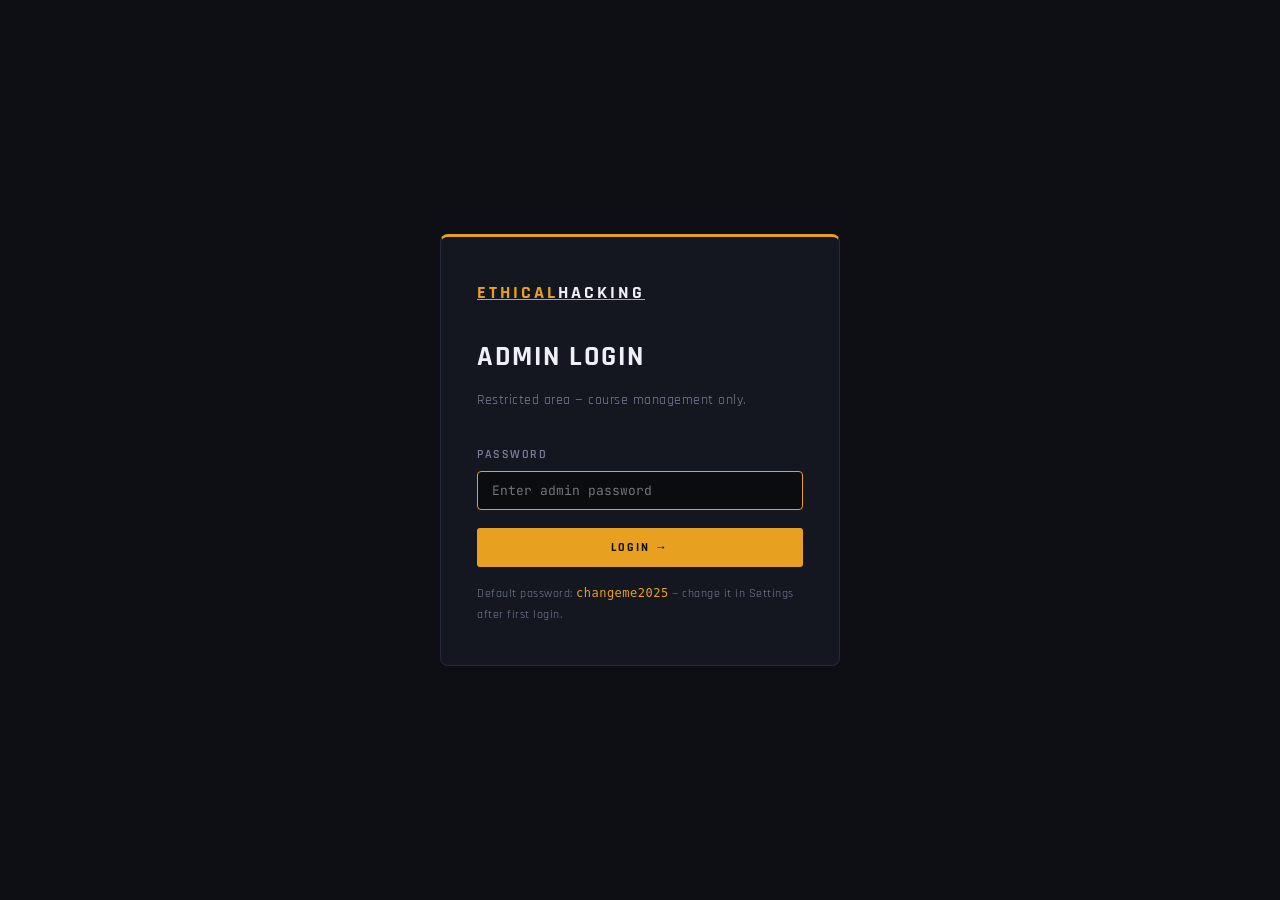
<file: admin/edit-article.html>
<!DOCTYPE html>
<html lang="en">
<head>
<meta charset="UTF-8">
<meta name="viewport" content="width=device-width, initial-scale=1.0">
<title>Edit Article — Admin</title>
<link rel="stylesheet" href="../css/main.css">
<style>
.admin-layout { display:grid;grid-template-columns:220px 1fr;min-height:calc(100vh - var(--topbar-h)); }
.admin-nav {
  background:#090b0f;border-right:1px solid var(--border);
  padding:24px 0;position:sticky;top:var(--topbar-h);height:calc(100vh - var(--topbar-h));overflow-y:auto;
}
.admin-nav-section { font-family:'JetBrains Mono',monospace;font-size:10px;letter-spacing:2px;text-transform:uppercase;color:var(--text-dim);padding:0 20px;margin:20px 0 8px; }
.admin-nav-link { display:flex;align-items:center;gap:10px;padding:10px 20px;font-family:'Rajdhani',sans-serif;font-weight:600;font-size:14px;color:var(--text-dim);text-decoration:none;letter-spacing:.5px;transition:background .15s,color .15s;border-left:2px solid transparent; }
.admin-nav-link:hover  { background:var(--surface);color:var(--text-bright);border-left-color:var(--border); }
.admin-nav-link.active { background:var(--surface);color:var(--accent);border-left-color:var(--accent); }
.admin-nav-link .icon  { font-size:16px;width:20px;text-align:center;flex-shrink:0; }
.admin-main { padding:36px 40px;overflow-y:auto; }

.editor-grid { display:grid;grid-template-columns:1fr 280px;gap:32px;align-items:start; }

/* Toolbar */
.editor-toolbar {
  display:flex;flex-wrap:wrap;gap:4px;
  background:var(--code-bg);border:1px solid var(--border);
  border-bottom:none;border-radius:4px 4px 0 0;padding:8px;
}
.tb-btn {
  font-family:'JetBrains Mono',monospace;font-size:12px;
  background:var(--surface2);border:1px solid var(--border);border-radius:3px;
  color:var(--text-dim);padding:4px 10px;cursor:pointer;transition:all .15s;
  white-space:nowrap;
}
.tb-btn:hover { background:var(--surface);color:var(--accent);border-color:var(--accent); }
.tb-sep { width:1px;background:var(--border);margin:2px 4px; }

/* Content editor */
#contentEditor {
  width:100%;min-height:480px;
  background:var(--code-bg);border:1px solid var(--border);
  border-radius:0 0 4px 4px;padding:16px;
  color:var(--text-bright);font-family:'Source Serif 4',serif;font-size:15px;line-height:1.75;
  outline:none;resize:vertical;
}
#contentEditor:focus { border-color:var(--accent); }

/* Preview */
.preview-panel {
  background:var(--surface);border:1px solid var(--border);border-radius:6px;overflow:hidden;
}
.preview-header {
  background:#0f1118;border-bottom:1px solid var(--border);padding:10px 16px;
  font-family:'Rajdhani',sans-serif;font-weight:700;font-size:11px;
  letter-spacing:2px;text-transform:uppercase;color:var(--accent);
  display:flex;align-items:center;justify-content:space-between;
}
#previewBody {
  padding:20px;min-height:200px;
  font-family:'Source Serif 4',serif;font-size:15px;line-height:1.75;color:var(--text);
}
#previewBody h2 { font-family:'Rajdhani',sans-serif;font-weight:700;font-size:20px;color:var(--text-bright);margin:20px 0 10px;border-bottom:1px solid var(--border);padding-bottom:6px; }
#previewBody h3 { font-family:'Rajdhani',sans-serif;font-weight:600;font-size:16px;color:var(--accent);margin:14px 0 6px; }
#previewBody p  { margin-bottom:12px; }
#previewBody code { font-family:'JetBrains Mono',monospace;font-size:12px;background:var(--surface2);color:#c6d3f7;padding:1px 5px;border-radius:3px;border:1px solid var(--border); }
#previewBody pre  { background:var(--code-bg);border:1px solid var(--border);border-top:2px solid var(--accent);border-radius:4px;padding:14px;overflow-x:auto;margin:12px 0; }
#previewBody pre code { background:none;border:none;padding:0;font-size:12.5px;line-height:1.65; }
#previewBody strong { color:var(--text-bright); }
#previewBody a { color:var(--accent2); }
#previewBody ul,#previewBody ol { padding-left:22px;margin-bottom:12px; }

.page-title { font-family:'Rajdhani',sans-serif;font-weight:900;font-size:26px;color:var(--text-bright);letter-spacing:1px;text-transform:uppercase;margin-bottom:6px; }
.page-sub   { font-family:'Rajdhani',sans-serif;font-size:14px;color:var(--text-dim);margin-bottom:28px; }

@media (max-width:900px) {
  .admin-layout { grid-template-columns:1fr; }
  .editor-grid  { grid-template-columns:1fr; }
  .admin-nav { display:none; }
  .admin-main { padding:20px; }
}
</style>
</head>
<body>

<div class="topbar">
  <a class="logo" href="../index.html">Ethical<span>Hacking</span> <span style="font-size:11px;letter-spacing:2px;color:var(--text-dim);margin-left:10px;font-weight:400;">ADMIN</span></a>
  <nav class="nav">
    <a href="../index.html">← View Site</a>
    <a href="#" onclick="doLogout();return false;" style="color:var(--red);">Logout</a>
  </nav>
</div>

<div class="admin-layout">
  <nav class="admin-nav">
    <div class="admin-nav-section">Content</div>
    <a class="admin-nav-link" href="dashboard.html"><span class="icon">📊</span> Dashboard</a>
    <a class="admin-nav-link active" href="articles.html"><span class="icon">📝</span> Articles</a>
    <a class="admin-nav-link" href="modules.html"><span class="icon">📦</span> Modules</a>
    <div class="admin-nav-section">Site</div>
    <a class="admin-nav-link" href="settings.html"><span class="icon">⚙️</span> Settings</a>
    <a class="admin-nav-link" href="import-export.html"><span class="icon">💾</span> Backup / Restore</a>
  </nav>

  <main class="admin-main">
    <div class="page-title" id="pageTitle">New Article</div>
    <div class="page-sub">Write your tutorial content using HTML. Use the toolbar for quick formatting.</div>

    <div class="editor-grid">
      <!-- Left: editor -->
      <div>
        <!-- Meta fields -->
        <div class="form-group">
          <label class="form-label">Title</label>
          <input class="form-input" id="artTitle" placeholder="Article title">
        </div>
        <div style="display:grid;grid-template-columns:1fr 1fr;gap:16px;">
          <div class="form-group">
            <label class="form-label">Module</label>
            <select class="form-select" id="artModule"></select>
          </div>
          <div class="form-group">
            <label class="form-label">Difficulty</label>
            <select class="form-select" id="artDifficulty">
              <option value="beginner">Beginner</option>
              <option value="intermediate">Intermediate</option>
              <option value="advanced">Advanced</option>
            </select>
          </div>
        </div>
        <div style="display:grid;grid-template-columns:1fr 1fr 1fr;gap:16px;">
          <div class="form-group">
            <label class="form-label">Tags (comma-sep)</label>
            <input class="form-input" id="artTags" placeholder="c++, win32, asm">
          </div>
          <div class="form-group">
            <label class="form-label">Duration (minutes)</label>
            <input class="form-input" type="number" id="artDuration" value="10" min="1">
          </div>
          <div class="form-group">
            <label class="form-label">Order</label>
            <input class="form-input" type="number" id="artOrder" value="1" min="1">
          </div>
        </div>

        <!-- HTML Toolbar -->
        <div class="editor-toolbar">
          <button class="tb-btn" onclick="wrap('<h2>','</h2>')">H2</button>
          <button class="tb-btn" onclick="wrap('<h3>','</h3>')">H3</button>
          <div class="tb-sep"></div>
          <button class="tb-btn" onclick="wrap('<p>','</p>')"><b>¶</b> Para</button>
          <button class="tb-btn" onclick="wrap('<strong>','</strong>')"><b>Bold</b></button>
          <button class="tb-btn" onclick="wrap('<em>','</em>')"><em>Italic</em></button>
          <button class="tb-btn" onclick="wrap('<code>','</code>')">code</button>
          <div class="tb-sep"></div>
          <button class="tb-btn" onclick="insertCodeBlock()">pre/code</button>
          <button class="tb-btn" onclick="insertList()">ul list</button>
          <button class="tb-btn" onclick="insertOL()">ol list</button>
          <button class="tb-btn" onclick="insertLink()">link</button>
          <button class="tb-btn" onclick="wrap('<blockquote>','</blockquote>')">quote</button>
        </div>
        <textarea id="contentEditor" placeholder="Write your article HTML here…" oninput="updatePreview()"></textarea>

        <!-- Publish controls -->
        <div style="display:flex;align-items:center;justify-content:space-between;gap:16px;margin-top:20px;flex-wrap:wrap;">
          <label style="display:flex;align-items:center;gap:10px;cursor:pointer;font-family:'Rajdhani',sans-serif;font-size:15px;color:var(--text-dim);">
            <input type="checkbox" id="artPublished" style="width:16px;height:16px;accent-color:var(--accent);">
            Publish (visible to readers)
          </label>
          <div style="display:flex;gap:10px;">
            <a class="btn btn-ghost" href="articles.html">Cancel</a>
            <button class="btn btn-ghost" onclick="openPreview()">👁 Preview</button>
            <button class="btn btn-accent" onclick="saveArticle()">Save Article</button>
          </div>
        </div>
      </div>

      <!-- Right: preview + tips -->
      <div>
        <div class="preview-panel">
          <div class="preview-header">
            Live Preview
            <span style="font-size:10px;color:var(--text-dim);font-weight:400;">Updates as you type</span>
          </div>
          <div id="previewBody"></div>
        </div>

        <div class="card mt-lg">
          <div class="card-header">HTML Quick Reference</div>
          <div class="card-body" style="font-family:'JetBrains Mono',monospace;font-size:11px;line-height:1.9;color:var(--text-dim);">
            &lt;h2&gt;Section heading&lt;/h2&gt;<br>
            &lt;h3&gt;Sub heading&lt;/h3&gt;<br>
            &lt;p&gt;Paragraph text&lt;/p&gt;<br>
            &lt;strong&gt;Bold&lt;/strong&gt;<br>
            &lt;em&gt;Italic&lt;/em&gt;<br>
            &lt;code&gt;inline code&lt;/code&gt;<br>
            &lt;pre&gt;&lt;code&gt;block&lt;/code&gt;&lt;/pre&gt;<br>
            &lt;ul&gt;&lt;li&gt;item&lt;/li&gt;&lt;/ul&gt;<br>
            &lt;a href="…"&gt;link&lt;/a&gt;
          </div>
        </div>
      </div>
    </div>
  </main>
</div>

<div id="toast"></div>
<script src="../js/store.js"></script>
<script>
if (!EH.checkAuth()) { location.href = 'login.html'; }
function doLogout() { EH.logout(); location.href = 'login.html'; }

const params = new URLSearchParams(location.search);
const editId = params.get('id');
let currentArt = null;

// Populate modules dropdown
const modules = EH.getModules();
const modSel = document.getElementById('artModule');
modules.forEach(m => {
  const opt = document.createElement('option');
  opt.value = m.id;
  opt.textContent = m.title;
  modSel.appendChild(opt);
});

// Load existing article
if (editId) {
  currentArt = EH.getArticleById(editId);
  if (currentArt) {
    document.getElementById('pageTitle').textContent = 'Edit Article';
    document.getElementById('artTitle').value     = currentArt.title;
    document.getElementById('artModule').value    = currentArt.moduleId;
    document.getElementById('artDifficulty').value= currentArt.difficulty;
    document.getElementById('artTags').value      = (currentArt.tags || []).join(', ');
    document.getElementById('artDuration').value  = currentArt.duration;
    document.getElementById('artOrder').value     = currentArt.order;
    document.getElementById('artPublished').checked = currentArt.published;
    document.getElementById('contentEditor').value  = currentArt.content || '';
    updatePreview();
  }
}

function updatePreview() {
  document.getElementById('previewBody').innerHTML = document.getElementById('contentEditor').value;
}

// Toolbar helpers
function wrap(open, close) {
  const ta = document.getElementById('contentEditor');
  const s = ta.selectionStart, e = ta.selectionEnd;
  const sel = ta.value.substring(s, e);
  const replacement = open + (sel || 'text') + close;
  ta.value = ta.value.substring(0, s) + replacement + ta.value.substring(e);
  ta.selectionStart = s + open.length;
  ta.selectionEnd   = s + open.length + (sel || 'text').length;
  ta.focus();
  updatePreview();
}

function insertCodeBlock() {
  const ta = document.getElementById('contentEditor');
  const s  = ta.selectionStart;
  const snippet = '\n<pre><code>// your code here\n</code></pre>\n';
  ta.value = ta.value.substring(0, s) + snippet + ta.value.substring(s);
  updatePreview();
}
function insertList() {
  const ta = document.getElementById('contentEditor');
  const s  = ta.selectionStart;
  const snippet = '\n<ul>\n  <li>Item one</li>\n  <li>Item two</li>\n</ul>\n';
  ta.value = ta.value.substring(0, s) + snippet + ta.value.substring(s);
  updatePreview();
}
function insertOL() {
  const ta = document.getElementById('contentEditor');
  const s  = ta.selectionStart;
  const snippet = '\n<ol>\n  <li>Step one</li>\n  <li>Step two</li>\n</ol>\n';
  ta.value = ta.value.substring(0, s) + snippet + ta.value.substring(s);
  updatePreview();
}
function insertLink() {
  const url = prompt('URL:','https://');
  if (!url) return;
  const ta  = document.getElementById('contentEditor');
  const s   = ta.selectionStart, end = ta.selectionEnd;
  const sel = ta.value.substring(s, end) || 'link text';
  const snippet = `<a href="${url}" target="_blank">${sel}</a>`;
  ta.value = ta.value.substring(0, s) + snippet + ta.value.substring(end);
  updatePreview();
}

function openPreview() {
  const tags = document.getElementById('artTags').value
    .split(',').map(t => t.trim().toLowerCase()).filter(Boolean);
  const draft = {
    id:         editId || '__preview__',
    title:      document.getElementById('artTitle').value || 'Untitled',
    moduleId:   document.getElementById('artModule').value,
    difficulty: document.getElementById('artDifficulty').value,
    tags,
    duration:   parseInt(document.getElementById('artDuration').value) || 0,
    content:    document.getElementById('contentEditor').value,
    published:  false,
  };
  sessionStorage.setItem('eh_preview', JSON.stringify(draft));
  window.open('preview.html' + (editId ? '?id=' + editId : ''), '_blank');
}

function saveArticle() {
  const title = document.getElementById('artTitle').value.trim();
  if (!title) { showToast('Title is required.','error'); return; }
  if (!document.getElementById('artModule').value) { showToast('Please select a module.','error'); return; }

  const tags = document.getElementById('artTags').value
    .split(',').map(t => t.trim().toLowerCase()).filter(Boolean);

  const art = {
    id:         editId || EH.newArticleId(),
    title,
    slug:       EH.slugify(title),
    moduleId:   document.getElementById('artModule').value,
    difficulty: document.getElementById('artDifficulty').value,
    tags,
    duration:   parseInt(document.getElementById('artDuration').value) || 10,
    order:      parseInt(document.getElementById('artOrder').value) || 1,
    published:  document.getElementById('artPublished').checked,
    content:    document.getElementById('contentEditor').value,
    createdAt:  currentArt?.createdAt || new Date().toISOString(),
    updatedAt:  new Date().toISOString(),
  };

  EH.saveArticle(art);
  showToast('Article saved!');
  setTimeout(() => { location.href = 'articles.html'; }, 1200);
}
</script>
</body>
</html>
</file>
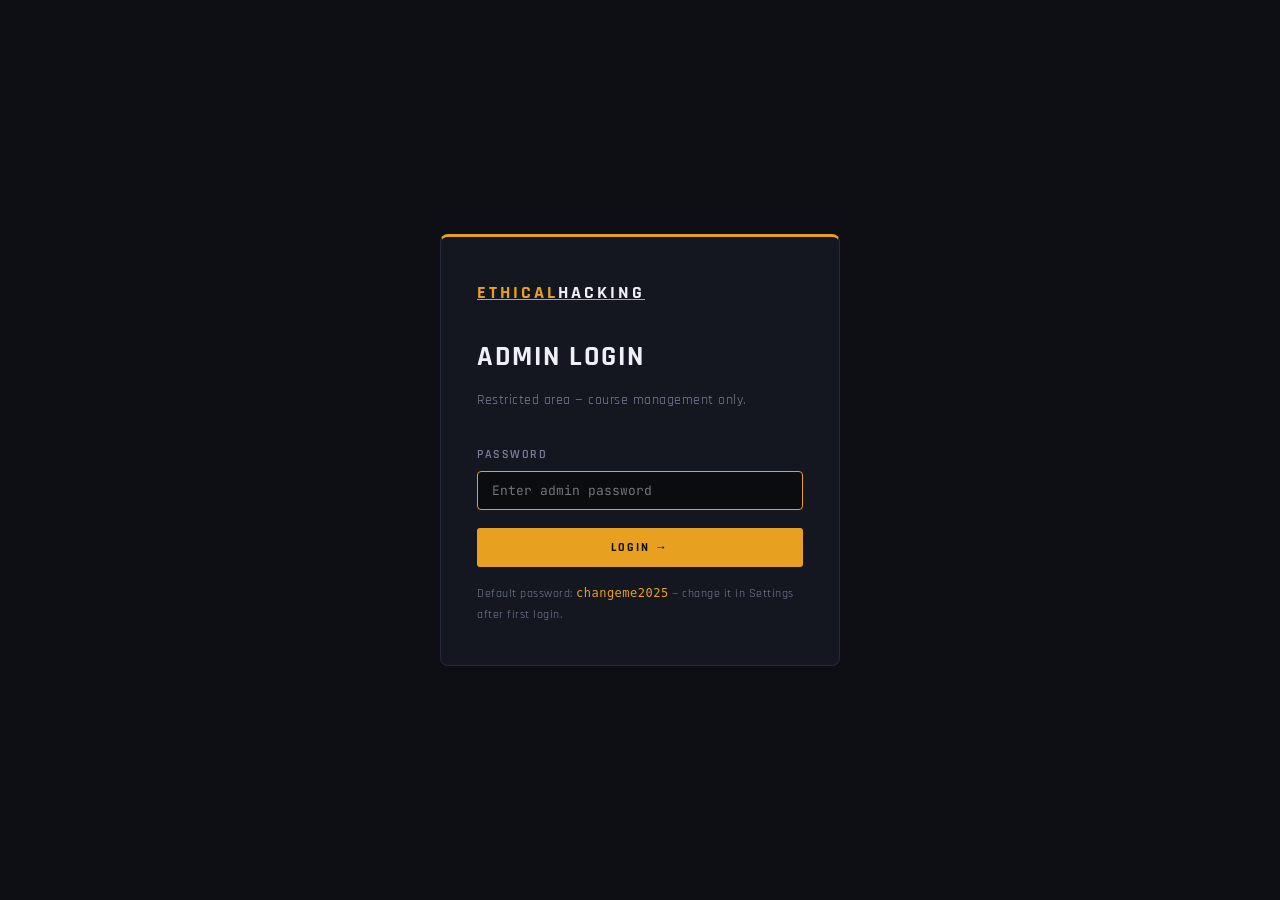
<file: admin/login.html>
<!DOCTYPE html>
<html lang="en">
<head>
<meta charset="UTF-8">
<meta name="viewport" content="width=device-width, initial-scale=1.0">
<title>Admin Login — EthicalHacking</title>
<link rel="stylesheet" href="../css/main.css">
<style>
body { display:flex;align-items:center;justify-content:center;min-height:100vh;padding:20px; }
.login-box {
  width:100%;max-width:400px;
  background:var(--surface);border:1px solid var(--border);
  border-top:3px solid var(--accent);border-radius:8px;padding:40px 36px;
}
.login-title {
  font-family:'Rajdhani',sans-serif;font-weight:900;font-size:28px;
  color:var(--text-bright);letter-spacing:2px;text-transform:uppercase;
  margin-bottom:6px;
}
.login-sub { font-family:'Rajdhani',sans-serif;font-size:14px;color:var(--text-dim);margin-bottom:32px;letter-spacing:.5px; }
.login-logo { font-family:'Rajdhani',sans-serif;font-weight:900;font-size:18px;color:var(--accent);letter-spacing:3px;text-transform:uppercase;margin-bottom:24px;display:block; }
.login-logo span { color:var(--text-bright); }
.error-msg {
  background:#1e0a0a;border:1px solid var(--red);border-radius:4px;
  color:var(--red);font-family:'Rajdhani',sans-serif;font-size:13px;
  font-weight:600;padding:10px 14px;margin-bottom:18px;letter-spacing:.5px;
  display:none;
}
</style>
</head>
<body>
<div class="login-box">
  <a class="login-logo" href="../index.html">Ethical<span>Hacking</span></a>
  <div class="login-title">Admin Login</div>
  <div class="login-sub">Restricted area — course management only.</div>
  <div class="error-msg" id="errMsg">⚠ Incorrect password. Try again.</div>
  <div class="form-group">
    <label class="form-label">Password</label>
    <input class="form-input" type="password" id="pwInput" placeholder="Enter admin password" autofocus>
  </div>
  <button class="btn btn-accent" style="width:100%;padding:12px;" onclick="doLogin()">Login →</button>
  <p style="margin-top:16px;font-family:'Rajdhani',sans-serif;font-size:12px;color:var(--text-dim);letter-spacing:.5px;">
    Default password: <code style="color:var(--accent);">changeme2025</code> — change it in Settings after first login.
  </p>
</div>
<div id="toast"></div>
<script src="../js/store.js"></script>
<script>
document.getElementById('pwInput').addEventListener('keydown', e => {
  if (e.key === 'Enter') doLogin();
});
function doLogin() {
  const pw = document.getElementById('pwInput').value;
  if (EH.login(pw)) {
    window.location.href = 'dashboard.html';
  } else {
    document.getElementById('errMsg').style.display = 'block';
    document.getElementById('pwInput').value = '';
    document.getElementById('pwInput').focus();
  }
}
</script>
</body>
</html>
</file>
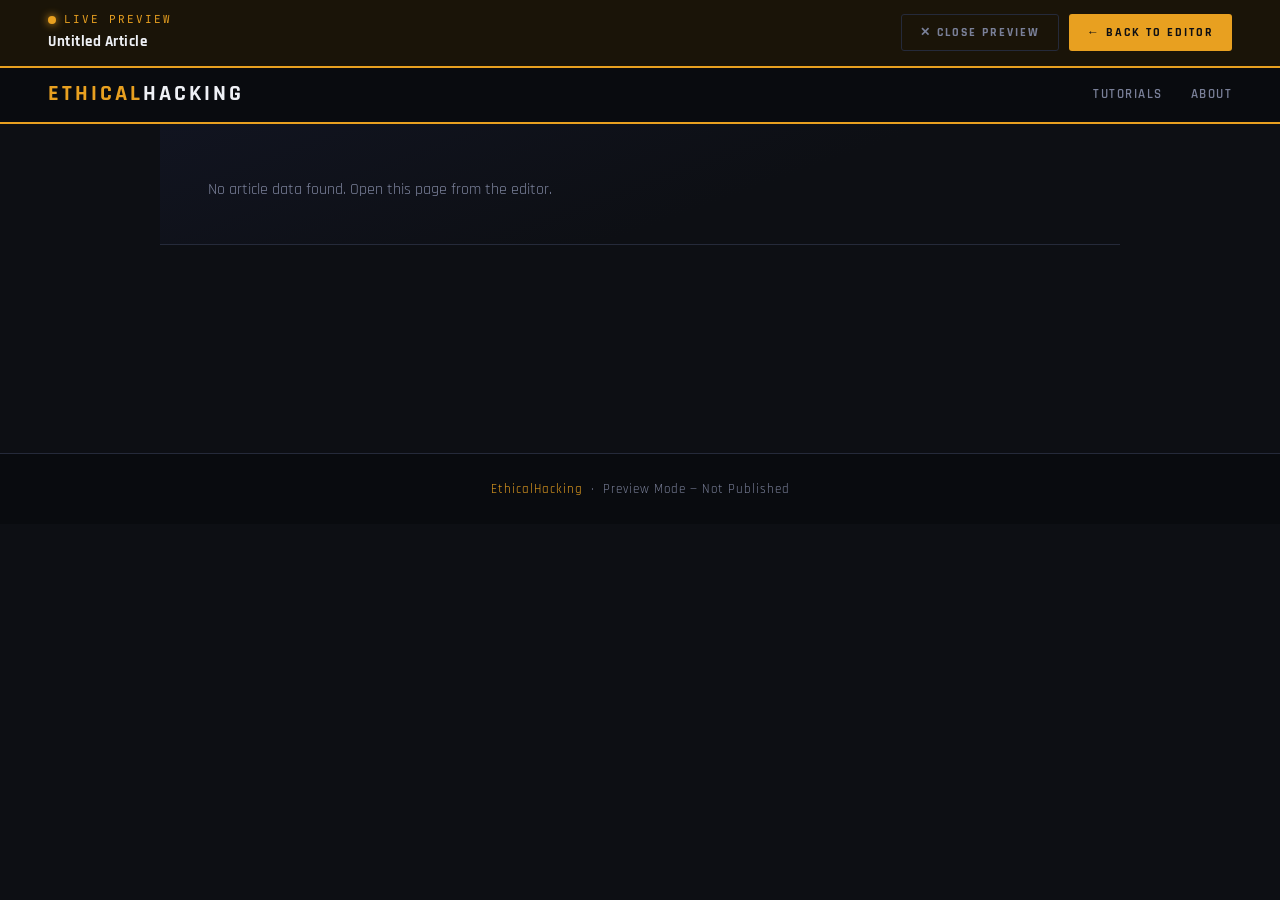
<file: admin/preview.html>
<!DOCTYPE html>
<html lang="en">
<head>
<meta charset="UTF-8">
<meta name="viewport" content="width=device-width, initial-scale=1.0">
<title>Preview — EthicalHacking</title>
<link rel="stylesheet" href="../css/main.css">
<style>
/* ── Preview banner ── */
.preview-banner {
  background: #1a1408;
  border-bottom: 2px solid var(--accent);
  padding: 10px 48px;
  display: flex;
  align-items: center;
  justify-content: space-between;
  gap: 16px;
  flex-wrap: wrap;
}
.preview-label {
  font-family: 'JetBrains Mono', monospace;
  font-size: 11px;
  letter-spacing: 2px;
  text-transform: uppercase;
  color: var(--accent);
  display: flex;
  align-items: center;
  gap: 8px;
}
.preview-label::before {
  content: '';
  display: inline-block;
  width: 8px; height: 8px; border-radius: 50%;
  background: var(--accent);
  box-shadow: 0 0 8px var(--accent);
  animation: pulse 1.5s ease-in-out infinite;
}
@keyframes pulse {
  0%,100% { opacity:1; }
  50% { opacity:.3; }
}
.preview-title {
  font-family: 'Rajdhani', sans-serif;
  font-weight: 700;
  font-size: 15px;
  color: var(--text-bright);
  letter-spacing: .5px;
}
.preview-actions { display: flex; gap: 10px; }

/* ── Hero ── */
.hero {
  background: linear-gradient(160deg, #111420 0%, #0d0f14 60%);
  border-bottom: 1px solid var(--border);
  padding: 52px 48px 40px;
  max-width: 960px; margin: 0 auto;
}
.breadcrumb {
  font-family: 'Rajdhani', sans-serif;
  font-size: 12px; letter-spacing: 1.5px; text-transform: uppercase;
  color: var(--text-dim); margin-bottom: 18px;
}
.breadcrumb a { color: var(--text-dim); text-decoration: none; }
.breadcrumb a:hover { color: var(--accent); }
.article-title {
  font-family: 'Rajdhani', sans-serif; font-weight: 700;
  font-size: clamp(28px, 5vw, 52px);
  color: var(--text-bright); letter-spacing: 1px; line-height: 1.1; margin-bottom: 14px;
}
.art-meta { display: flex; gap: 16px; align-items: center; flex-wrap: wrap; margin-top: 18px; }
.art-meta-txt { font-family: 'Rajdhani', sans-serif; font-size: 13px; color: var(--text-dim); }

/* ── Layout ── */
.layout {
  max-width: 960px; margin: 0 auto; padding: 48px 48px 80px;
  display: grid; grid-template-columns: 1fr 240px; gap: 48px; align-items: start;
}

/* ── Article ── */
.article h2 {
  font-family: 'Rajdhani', sans-serif; font-weight: 700; font-size: 24px;
  color: var(--text-bright); letter-spacing: .5px;
  margin: 36px 0 12px; padding-bottom: 8px; border-bottom: 1px solid var(--border);
  display: flex; align-items: center; gap: 10px;
}
.article h2::before {
  content: ''; display: inline-block; width: 4px; height: 20px;
  background: var(--accent); border-radius: 2px; flex-shrink: 0;
}
.article h3 { font-family: 'Rajdhani', sans-serif; font-weight: 600; font-size: 18px; color: var(--accent); margin: 24px 0 8px; }
.article p  { margin-bottom: 16px; }
.article a  { color: var(--accent2); text-decoration: underline; text-underline-offset: 3px; }
.article a:hover { color: var(--accent); }
.article code { font-family: 'JetBrains Mono', monospace; font-size: 13px; background: var(--surface2); color: #c6d3f7; padding: 2px 6px; border-radius: 3px; border: 1px solid var(--border); }
.article pre  { background: var(--code-bg); border: 1px solid var(--border); border-top: 2px solid var(--accent); border-radius: 6px; padding: 18px 20px; overflow-x: auto; margin: 20px 0; }
.article pre code { background: none; border: none; padding: 0; font-size: 13.5px; line-height: 1.7; color: var(--text); }
.article strong { color: var(--text-bright); }
.article em { color: var(--text-dim); font-style: italic; }
.article ul, .article ol { padding-left: 24px; margin-bottom: 16px; }
.article li { margin-bottom: 6px; }
.article blockquote { border-left: 3px solid var(--accent); padding: 10px 18px; margin: 20px 0; background: var(--surface); border-radius: 0 4px 4px 0; color: var(--text-dim); font-style: italic; }

/* Rich content */
.article .codeblock { background: var(--code-bg); border: 1px solid var(--border); border-top: 2px solid var(--accent); border-radius: 6px; margin: 24px 0; overflow: hidden; }
.article .codeblock-header { background: #0f1118; padding: 8px 16px; display: flex; align-items: center; justify-content: space-between; border-bottom: 1px solid var(--border); }
.article .codeblock-lang { font-family: 'Rajdhani', sans-serif; font-size: 11px; font-weight: 700; letter-spacing: 2px; text-transform: uppercase; color: var(--accent); }
.article .codeblock-dots { display: flex; gap: 6px; }
.article .codeblock-dots span { width: 10px; height: 10px; border-radius: 50%; }
.article .codeblock-dots span:nth-child(1) { background: #e05c5c; }
.article .codeblock-dots span:nth-child(2) { background: var(--accent); }
.article .codeblock-dots span:nth-child(3) { background: #4ec94e; }
.article .codeblock pre { padding: 18px 20px; overflow-x: auto; font-family: 'JetBrains Mono', monospace; font-size: 13.5px; line-height: 1.7; border: none; margin: 0; }
.article .kw  { color: #c792ea; } .article .ty  { color: #82aaff; } .article .fn  { color: #82cfff; }
.article .str { color: #c3e88d; } .article .cm  { color: #546e7a; font-style: italic; }
.article .cn  { color: var(--accent); } .article .num { color: #f78c6c; }
.article .op  { color: #89ddff; } .article .va  { color: var(--text-bright); }
.article .callout { padding: 16px 20px; border-radius: 4px; margin: 24px 0; display: flex; gap: 14px; align-items: flex-start; }
.article .callout-icon { font-size: 18px; flex-shrink: 0; margin-top: 1px; }
.article .callout-body { flex: 1; }
.article .callout-title { font-family: 'Rajdhani', sans-serif; font-weight: 700; font-size: 14px; letter-spacing: 1px; text-transform: uppercase; margin-bottom: 4px; }
.article .callout-text { font-size: 15px; line-height: 1.6; }
.article .callout.note { background: #101a30; border-left: 3px solid var(--accent2); }
.article .callout.note .callout-title { color: var(--accent2); }
.article .callout.warn { background: #1e1408; border-left: 3px solid var(--accent); }
.article .callout.warn .callout-title { color: var(--accent); }
.article .callout.tip  { background: #0e1e0e; border-left: 3px solid #4ec94e; }
.article .callout.tip  .callout-title { color: #4ec94e; }
.article .steps { counter-reset: step; list-style: none; margin: 20px 0; }
.article .steps li { counter-increment: step; display: flex; gap: 14px; margin-bottom: 16px; align-items: flex-start; }
.article .steps li::before { content: counter(step); font-family: 'Rajdhani', sans-serif; font-weight: 700; font-size: 13px; color: #0d0f14; background: var(--accent); width: 24px; height: 24px; border-radius: 50%; display: flex; align-items: center; justify-content: center; flex-shrink: 0; margin-top: 2px; }
.article .gh-table { width: 100%; border-collapse: collapse; margin: 24px 0; font-size: 15px; }
.article .gh-table th { font-family: 'Rajdhani', sans-serif; font-size: 12px; font-weight: 700; letter-spacing: 1.5px; text-transform: uppercase; color: var(--accent); background: #0f1118; padding: 10px 14px; border-bottom: 2px solid var(--accent); text-align: left; }
.article .gh-table td { padding: 9px 14px; border-bottom: 1px solid var(--border); }
.article .gh-table tr:hover td { background: var(--surface); }

/* Sidebar */
.sidebar { position: sticky; top: 130px; }
.toc-link { display: block; font-family: 'Rajdhani', sans-serif; font-size: 14px; font-weight: 500; color: var(--text-dim); text-decoration: none; padding: 6px 0; border-bottom: 1px solid var(--border); transition: color .2s, padding-left .2s; }
.toc-link:last-child { border-bottom: none; }
.toc-link:hover { color: var(--accent); padding-left: 6px; }

@media (max-width: 768px) {
  .hero, .layout { padding: 32px 20px; }
  .layout { grid-template-columns: 1fr; }
  .preview-banner { padding: 10px 20px; }
}
</style>
</head>
<body>

<!-- PREVIEW BANNER -->
<div class="preview-banner">
  <div>
    <div class="preview-label">Live Preview</div>
    <div class="preview-title" id="previewTitle">Untitled Article</div>
  </div>
  <div class="preview-actions">
    <button class="btn btn-ghost" onclick="window.close()">✕ Close Preview</button>
    <a class="btn btn-accent" id="editLink" href="#">← Back to Editor</a>
  </div>
</div>

<!-- TOPBAR (decorative, shows site look) -->
<div class="topbar">
  <a class="logo" href="../index.html">Ethical<span>Hacking</span></a>
  <nav class="nav">
    <a href="../index.html">Tutorials</a>
    <a href="../about.html">About</a>
  </nav>
</div>

<!-- HERO -->
<div class="hero" id="heroSection"></div>

<!-- LAYOUT -->
<div class="layout">
  <article class="article" id="articleBody"></article>
  <aside class="sidebar" id="sidebarEl"></aside>
</div>

<footer><span>EthicalHacking</span> &nbsp;·&nbsp; Preview Mode — Not Published</footer>

<script src="../js/store.js"></script>
<script>
(function(){
  const params = new URLSearchParams(location.search);
  const id     = params.get('id');

  // Link back to editor
  document.getElementById('editLink').href = id ? `edit-article.html?id=${id}` : 'edit-article.html';

  // If we have a saved article ID, load it
  if (id) {
    const art = EH.getArticleById(id);
    if (art) { renderArticle(art); return; }
  }

  // Otherwise try to load from sessionStorage (live preview from editor)
  try {
    const draft = JSON.parse(sessionStorage.getItem('eh_preview'));
    if (draft) { renderArticle(draft); return; }
  } catch {}

  // Fallback
  document.getElementById('heroSection').innerHTML =
    `<p style="color:var(--text-dim);font-family:Rajdhani,sans-serif;">No article data found. Open this page from the editor.</p>`;

  function renderArticle(art) {
    document.title = (art.title || 'Untitled') + ' — Preview';
    document.getElementById('previewTitle').textContent = art.title || 'Untitled';

    const tagHtml = [art.difficulty, ...(art.tags || [])].filter(Boolean)
      .map(t => `<span class="badge badge-${t}">${t}</span>`).join('');

    document.getElementById('heroSection').innerHTML = `
      <div class="breadcrumb"><a href="../index.html">Tutorials</a> &rsaquo; <span>${art.title || 'Draft'}</span></div>
      <h1 class="article-title">${art.title || 'Untitled Article'}</h1>
      <div class="art-meta">
        ${tagHtml}
        <span class="art-meta-txt">${art.duration || 0} min read</span>
        <span class="art-meta-txt" style="color:var(--accent);font-weight:600;">[PREVIEW]</span>
      </div>`;

    document.getElementById('articleBody').innerHTML = art.content || '<p style="color:var(--text-dim);">No content yet.</p>';

    // TOC from headings
    const headings = document.querySelectorAll('.article h2, .article h3');
    let tocHtml = '';
    headings.forEach((h, i) => { h.id = 'h-' + i; tocHtml += `<a class="toc-link" href="#h-${i}">${h.textContent}</a>`; });
    document.getElementById('sidebarEl').innerHTML = `
      <div class="card">
        <div class="card-header">In This Article</div>
        <div class="card-body">${tocHtml || '<span style="font-family:Rajdhani,sans-serif;font-size:13px;color:var(--text-dim);">No headings found.</span>'}</div>
      </div>`;
  }
})();
</script>
</body>
</html>
</file>
<file: css/main.css>
@import url('https://fonts.googleapis.com/css2?family=JetBrains+Mono:wght@400;600;700&family=Rajdhani:wght@400;500;600;700;900&family=Source+Serif+4:ital,wght@0,400;0,600;1,400&display=swap');

:root {
  --bg: #0d0f14;
  --surface: #141720;
  --surface2: #1b1f2e;
  --border: #252a3a;
  --accent: #e8a020;
  --accent2: #3a8fff;
  --text: #c8cdd8;
  --text-dim: #7a8099;
  --text-bright: #eef0f5;
  --green: #4ec94e;
  --red: #e05c5c;
  --purple: #a78bfa;
  --code-bg: #0a0c10;
  --topbar-h: 56px;
}

* { margin: 0; padding: 0; box-sizing: border-box; }

html { scroll-behavior: smooth; }

body {
  background: var(--bg);
  color: var(--text);
  font-family: 'Source Serif 4', Georgia, serif;
  font-size: 16px;
  line-height: 1.75;
  min-height: 100vh;
}

/* ── TOPBAR ── */
.topbar {
  background: #090b0f;
  border-bottom: 2px solid var(--accent);
  padding: 0 48px;
  display: flex;
  align-items: center;
  justify-content: space-between;
  height: var(--topbar-h);
  position: sticky;
  top: 0;
  z-index: 200;
}
.logo {
  font-family: 'Rajdhani', sans-serif;
  font-weight: 900;
  font-size: 22px;
  color: var(--accent);
  letter-spacing: 3px;
  text-transform: uppercase;
  text-decoration: none;
}
.logo span { color: var(--text-bright); }
.nav { display: flex; gap: 28px; align-items: center; }
.nav a {
  font-family: 'Rajdhani', sans-serif;
  font-weight: 600;
  font-size: 13px;
  color: var(--text-dim);
  text-decoration: none;
  letter-spacing: 1.5px;
  text-transform: uppercase;
  transition: color .2s;
}
.nav a:hover, .nav a.active { color: var(--accent); }

/* ── BUTTONS ── */
.btn {
  display: inline-block;
  font-family: 'Rajdhani', sans-serif;
  font-weight: 700;
  font-size: 12px;
  letter-spacing: 2px;
  text-transform: uppercase;
  padding: 8px 18px;
  border-radius: 3px;
  text-decoration: none;
  border: none;
  cursor: pointer;
  transition: background .15s, opacity .15s;
}
.btn-accent  { background: var(--accent);  color: #0d0f14; }
.btn-accent:hover { background: #f0b830; }
.btn-ghost   { background: transparent; color: var(--text-dim); border: 1px solid var(--border); }
.btn-ghost:hover { border-color: var(--accent); color: var(--accent); }
.btn-danger  { background: var(--red); color: #fff; }
.btn-danger:hover { opacity: .85; }
.btn-blue    { background: var(--accent2); color: #fff; }
.btn-blue:hover { opacity: .85; }

/* ── BADGES ── */
.badge {
  font-family: 'Rajdhani', sans-serif;
  font-size: 11px;
  font-weight: 700;
  letter-spacing: 2px;
  text-transform: uppercase;
  padding: 3px 10px;
  border-radius: 3px;
}
.badge-beginner    { background: #1a3a1a; color: var(--green);  border: 1px solid #2a5a2a; }
.badge-intermediate{ background: #1a1f0a; color: var(--accent); border: 1px solid #3a2a0a; }
.badge-advanced    { background: #2a1010; color: var(--red);    border: 1px solid #4a2020; }
.badge-cpp    { background: #1a1f3a; color: var(--accent2); border: 1px solid #252f5a; }
.badge-winapi { background: #2a1a0a; color: var(--accent);  border: 1px solid #4a2a0a; }
.badge-asm    { background: #1a0e2a; color: var(--purple);  border: 1px solid #2a1e4a; }

/* ── CARDS ── */
.card {
  background: var(--surface);
  border: 1px solid var(--border);
  border-radius: 6px;
  overflow: hidden;
}
.card-header {
  background: #0f1118;
  padding: 10px 16px;
  border-bottom: 1px solid var(--border);
  font-family: 'Rajdhani', sans-serif;
  font-weight: 700;
  font-size: 11px;
  letter-spacing: 2px;
  text-transform: uppercase;
  color: var(--text-dim);
}
.card-body { padding: 16px; }

/* ── FOOTER ── */
footer {
  background: #090b0f;
  border-top: 1px solid var(--border);
  padding: 24px 48px;
  text-align: center;
  font-family: 'Rajdhani', sans-serif;
  font-size: 13px;
  color: var(--text-dim);
  letter-spacing: 1px;
  margin-top: 80px;
}
footer span { color: var(--accent); }

/* ── FORMS ── */
.form-group { margin-bottom: 18px; }
.form-label {
  display: block;
  font-family: 'Rajdhani', sans-serif;
  font-weight: 600;
  font-size: 12px;
  letter-spacing: 1.5px;
  text-transform: uppercase;
  color: var(--text-dim);
  margin-bottom: 6px;
}
.form-input, .form-select, .form-textarea {
  width: 100%;
  background: var(--code-bg);
  border: 1px solid var(--border);
  border-radius: 4px;
  padding: 10px 14px;
  color: var(--text-bright);
  font-family: 'JetBrains Mono', monospace;
  font-size: 13px;
  outline: none;
  transition: border-color .2s;
}
.form-input:focus, .form-select:focus, .form-textarea:focus {
  border-color: var(--accent);
}
.form-textarea { resize: vertical; min-height: 120px; }
.form-select { cursor: pointer; }
option { background: var(--surface); }

/* ── SECTION HEADER ── */
.section-header {
  display: flex;
  align-items: center;
  gap: 12px;
  margin-bottom: 24px;
}
.section-title {
  font-family: 'Rajdhani', sans-serif;
  font-weight: 700;
  font-size: 18px;
  color: var(--text-bright);
  letter-spacing: 1px;
  text-transform: uppercase;
  white-space: nowrap;
}
.section-line { flex: 1; height: 1px; background: var(--border); }
.section-count {
  font-family: 'JetBrains Mono', monospace;
  font-size: 11px;
  color: var(--text-dim);
  white-space: nowrap;
}

/* ── UTILITIES ── */
.mt-sm { margin-top: 8px; }
.mt-md { margin-top: 16px; }
.mt-lg { margin-top: 32px; }
.flex   { display: flex; }
.gap-sm { gap: 8px; }
.gap-md { gap: 16px; }
.hidden { display: none !important; }
.mono {
  font-family: 'JetBrains Mono', monospace;
  font-size: 13px;
}

/* ── TOAST ── */
#toast {
  position: fixed;
  bottom: 24px;
  right: 24px;
  background: var(--surface2);
  border: 1px solid var(--border);
  border-left: 3px solid var(--green);
  color: var(--text-bright);
  font-family: 'Rajdhani', sans-serif;
  font-size: 14px;
  font-weight: 600;
  letter-spacing: .5px;
  padding: 12px 20px;
  border-radius: 4px;
  z-index: 9999;
  opacity: 0;
  transform: translateY(10px);
  transition: opacity .3s, transform .3s;
  pointer-events: none;
}
#toast.show { opacity: 1; transform: translateY(0); }
#toast.error { border-left-color: var(--red); }

@media (max-width: 768px) {
  .topbar { padding: 0 20px; }
  footer  { padding: 20px; }
}
</file>
